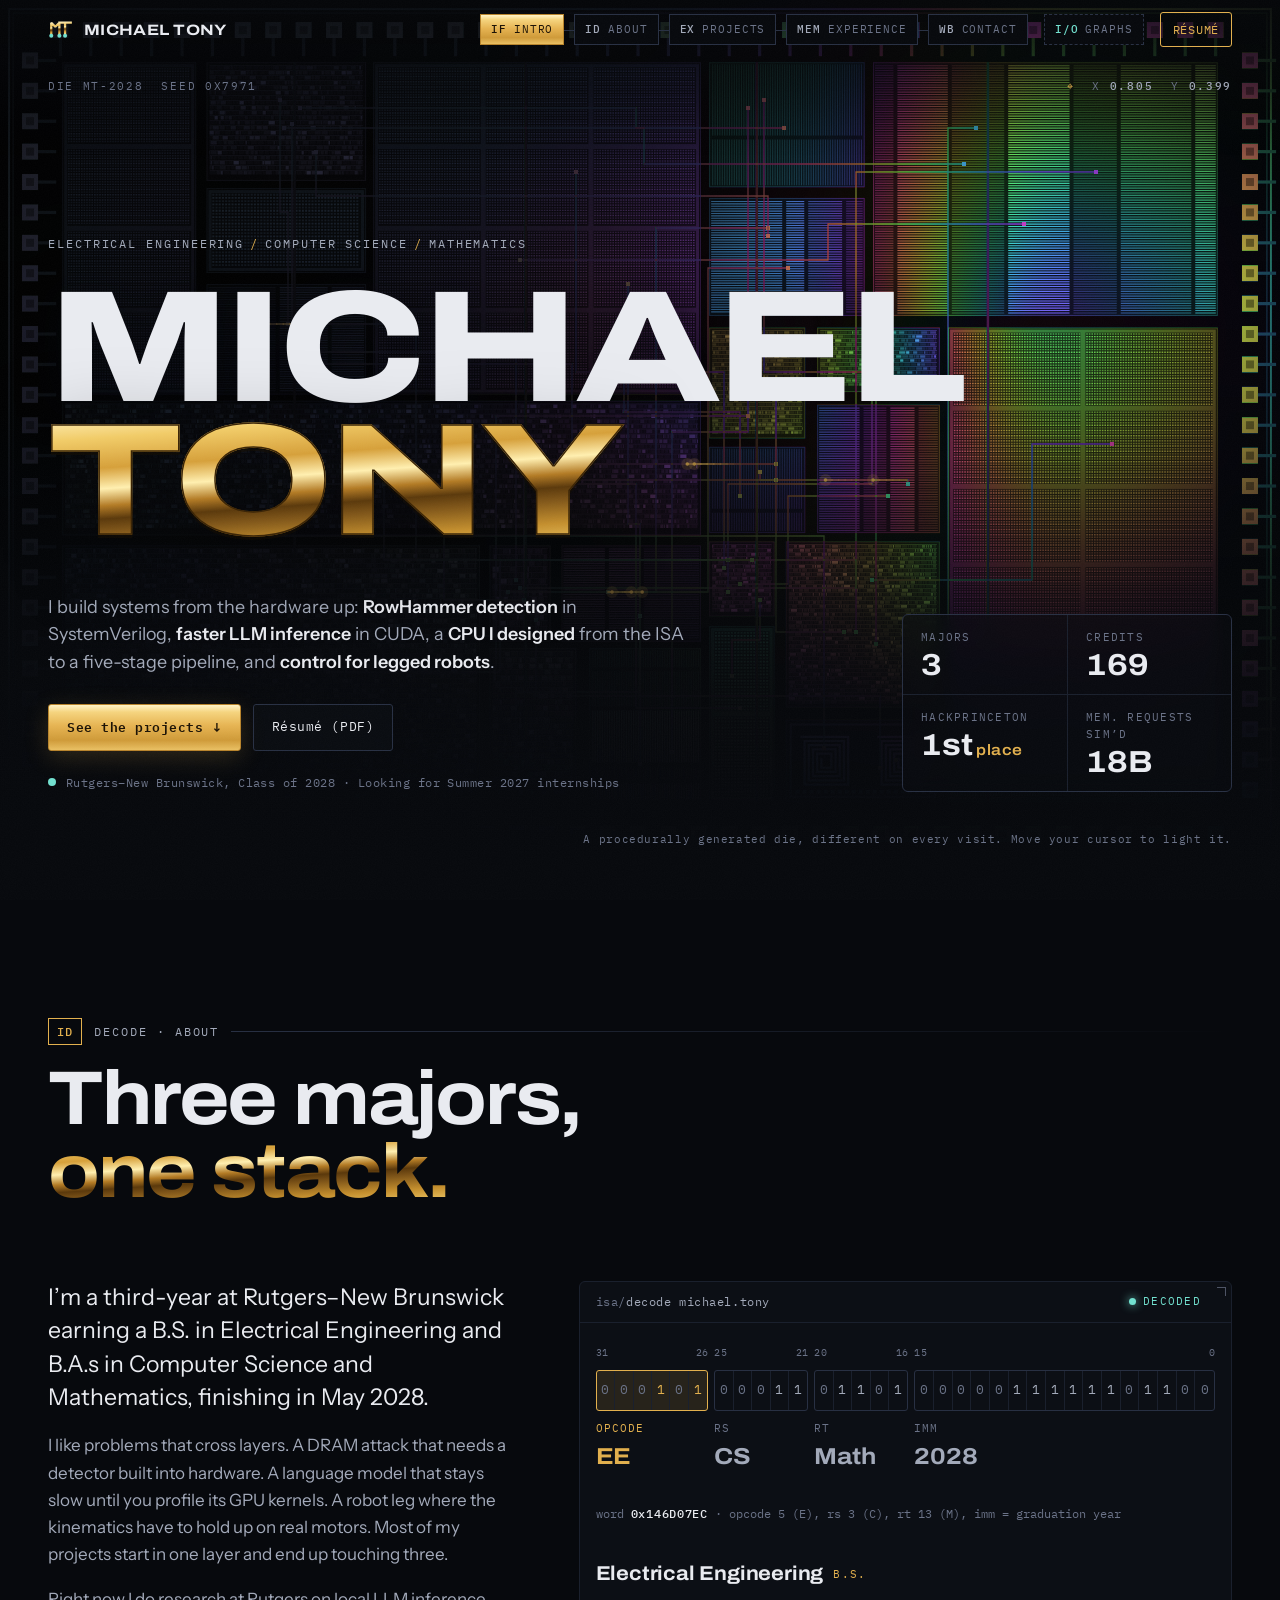
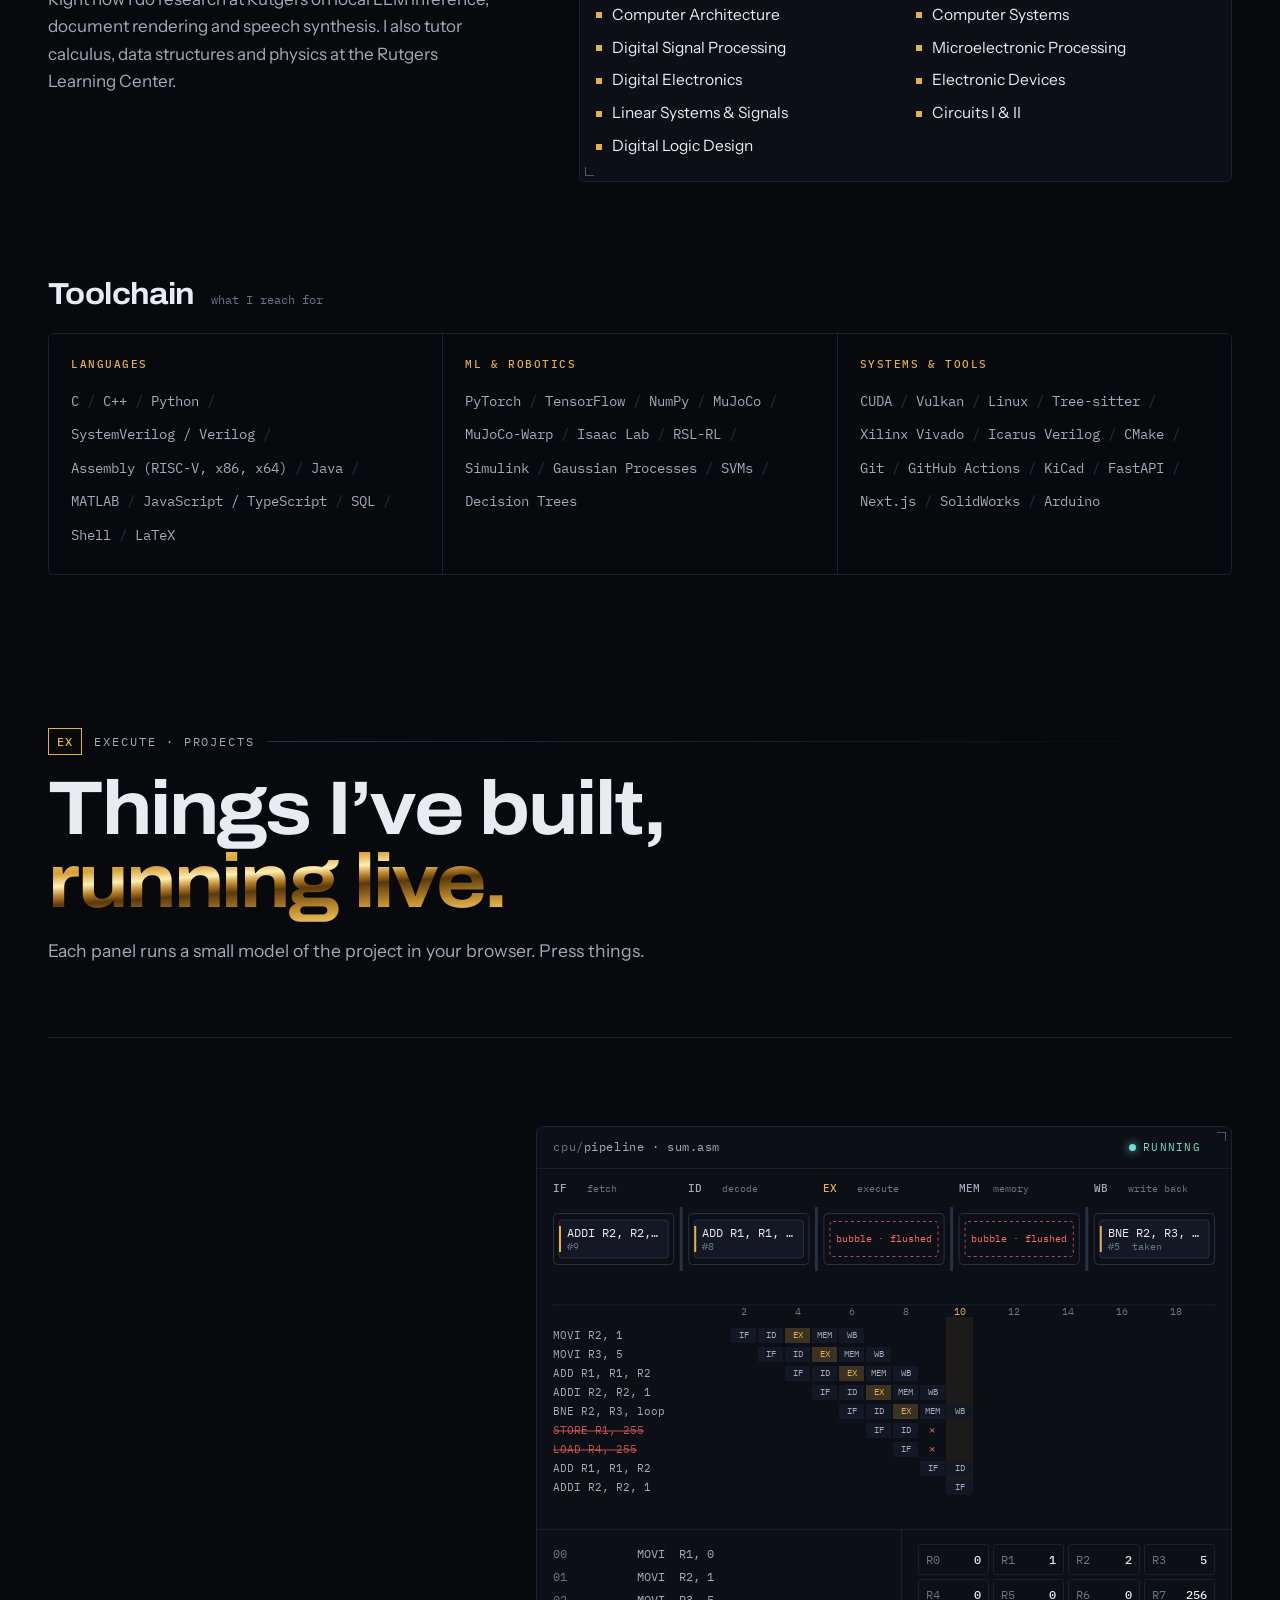
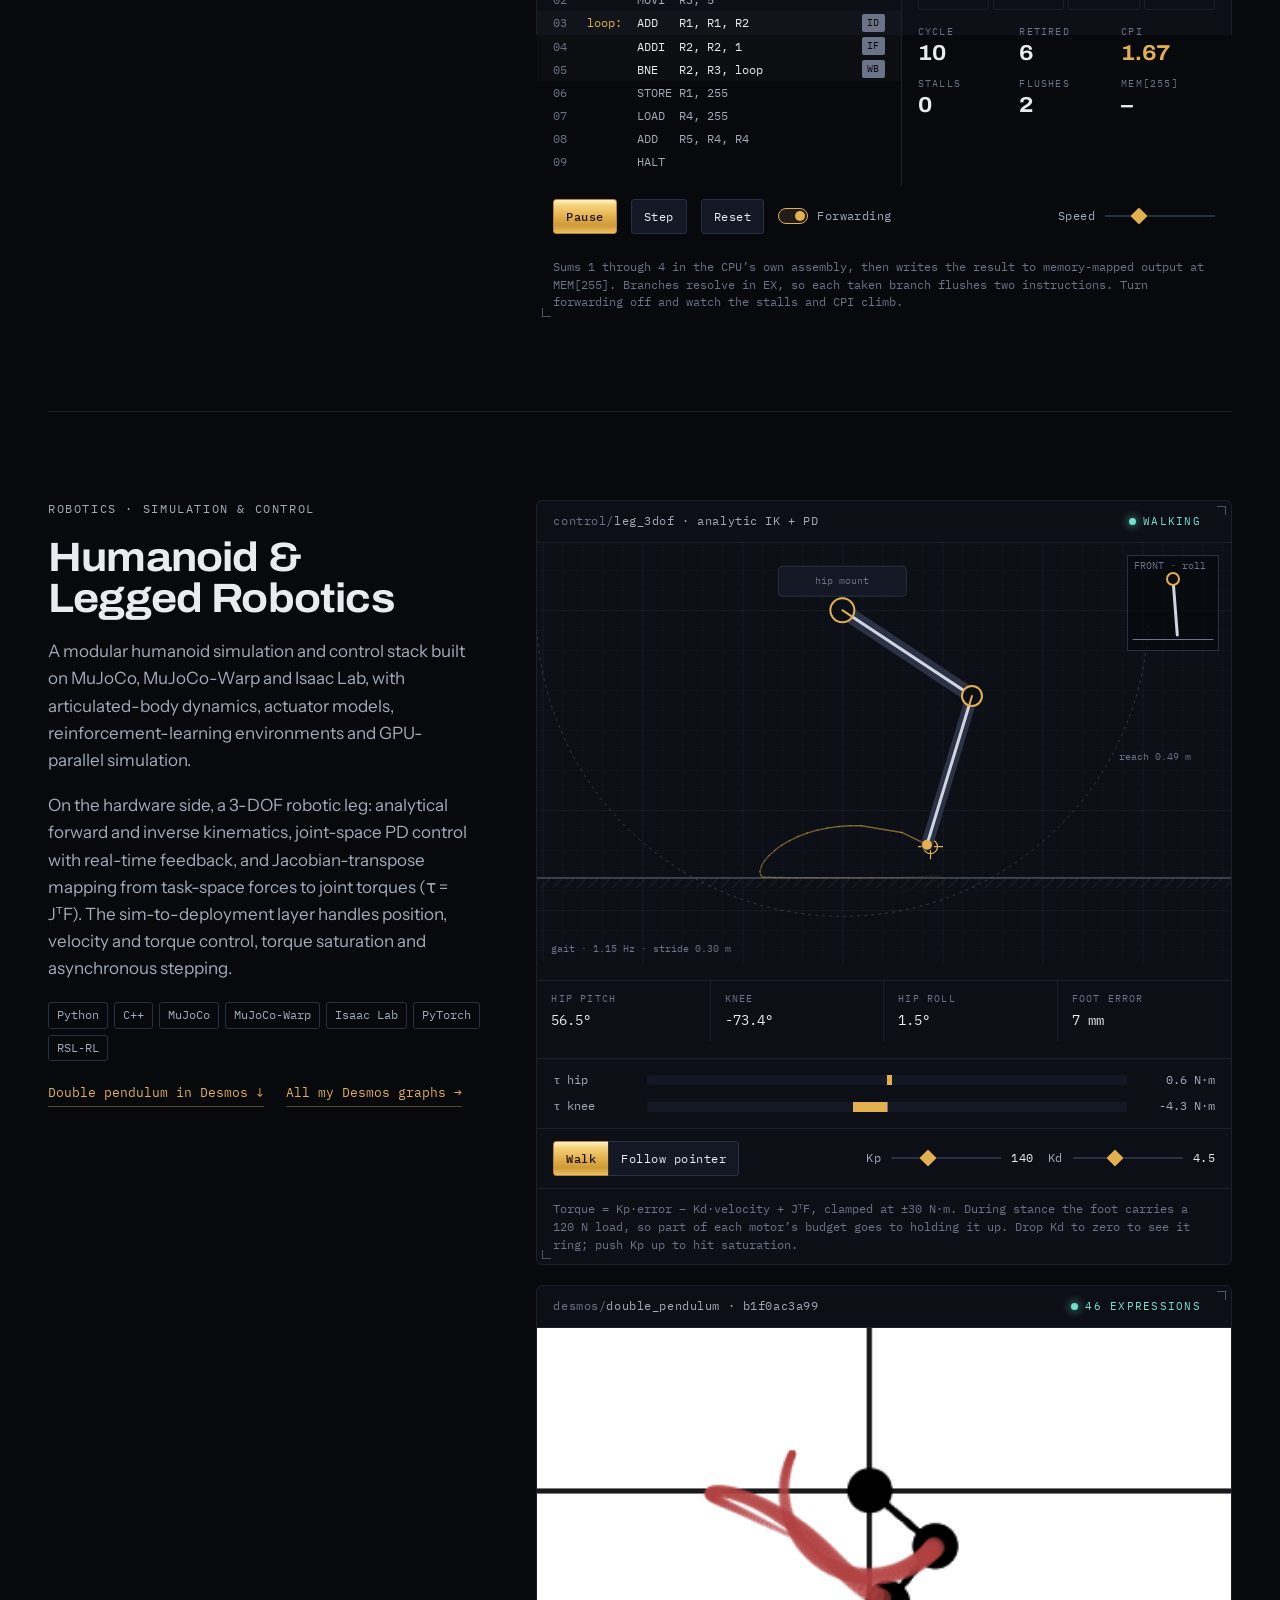
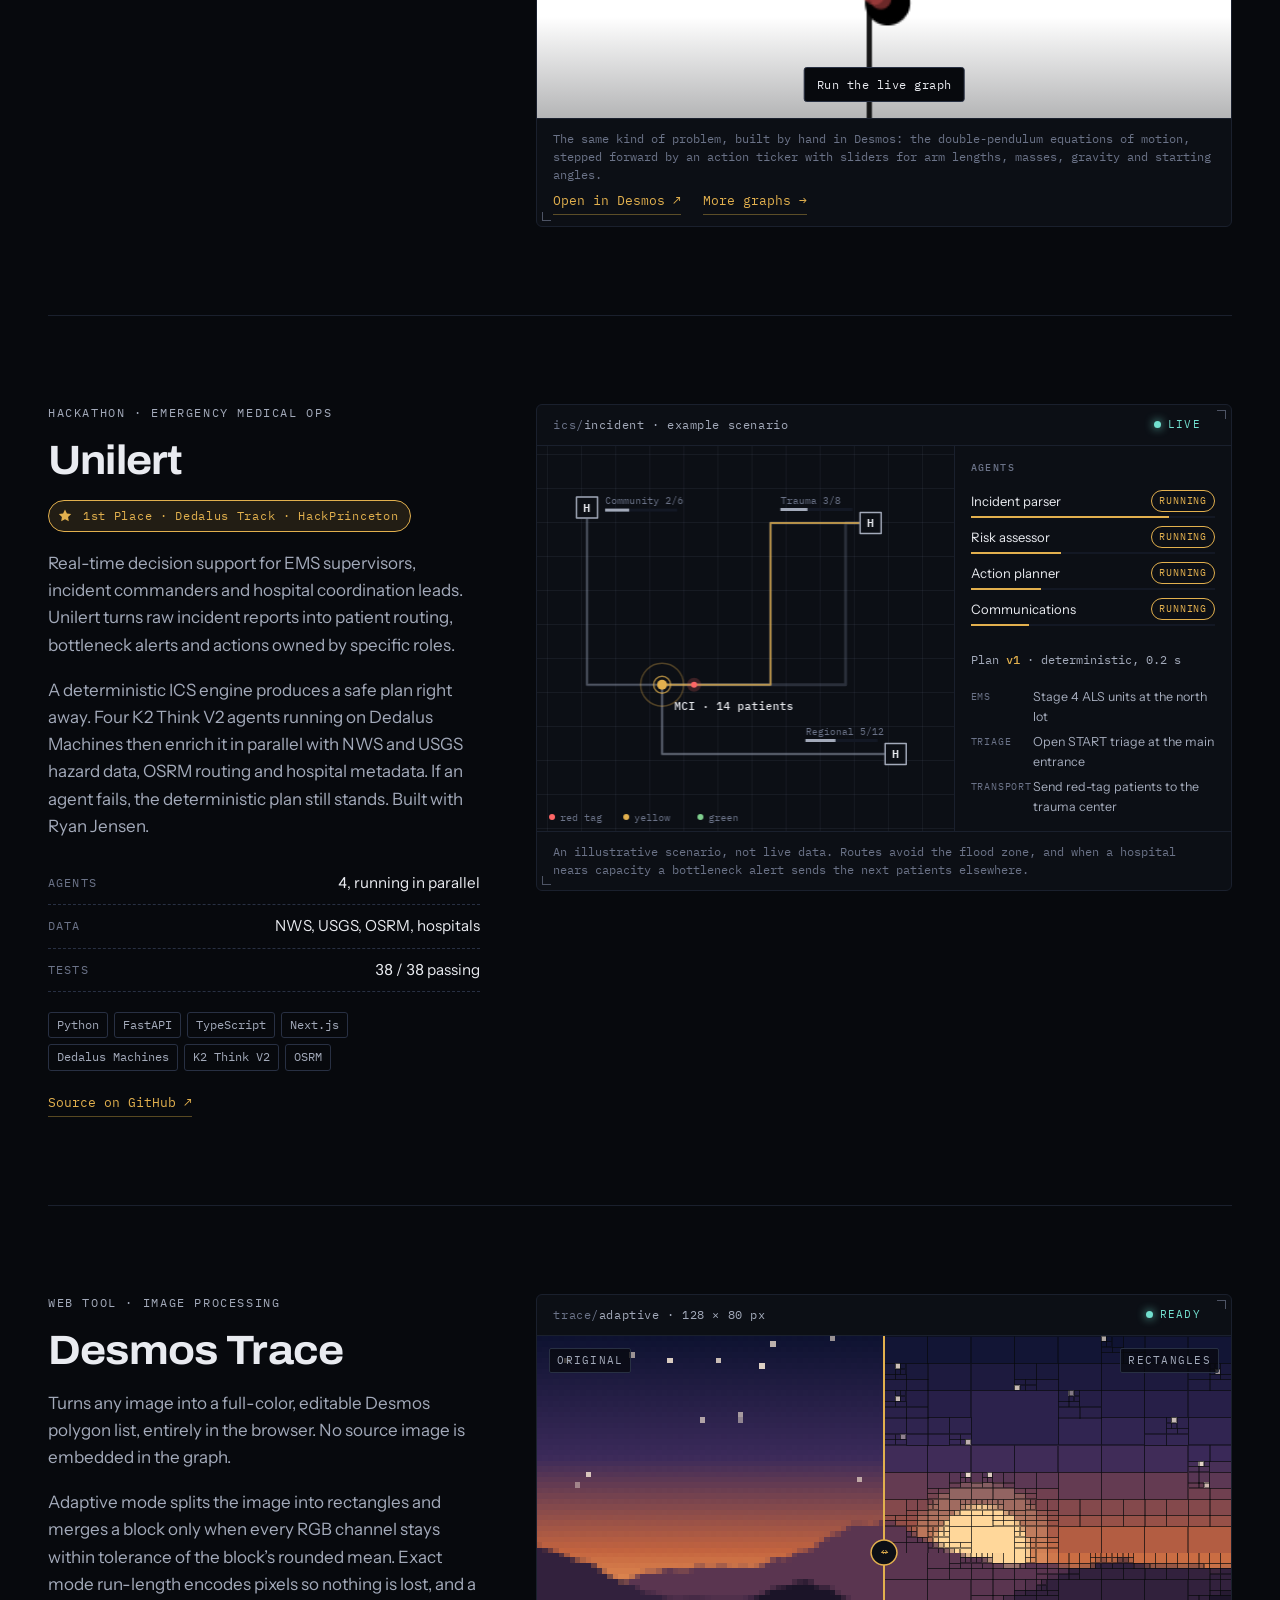
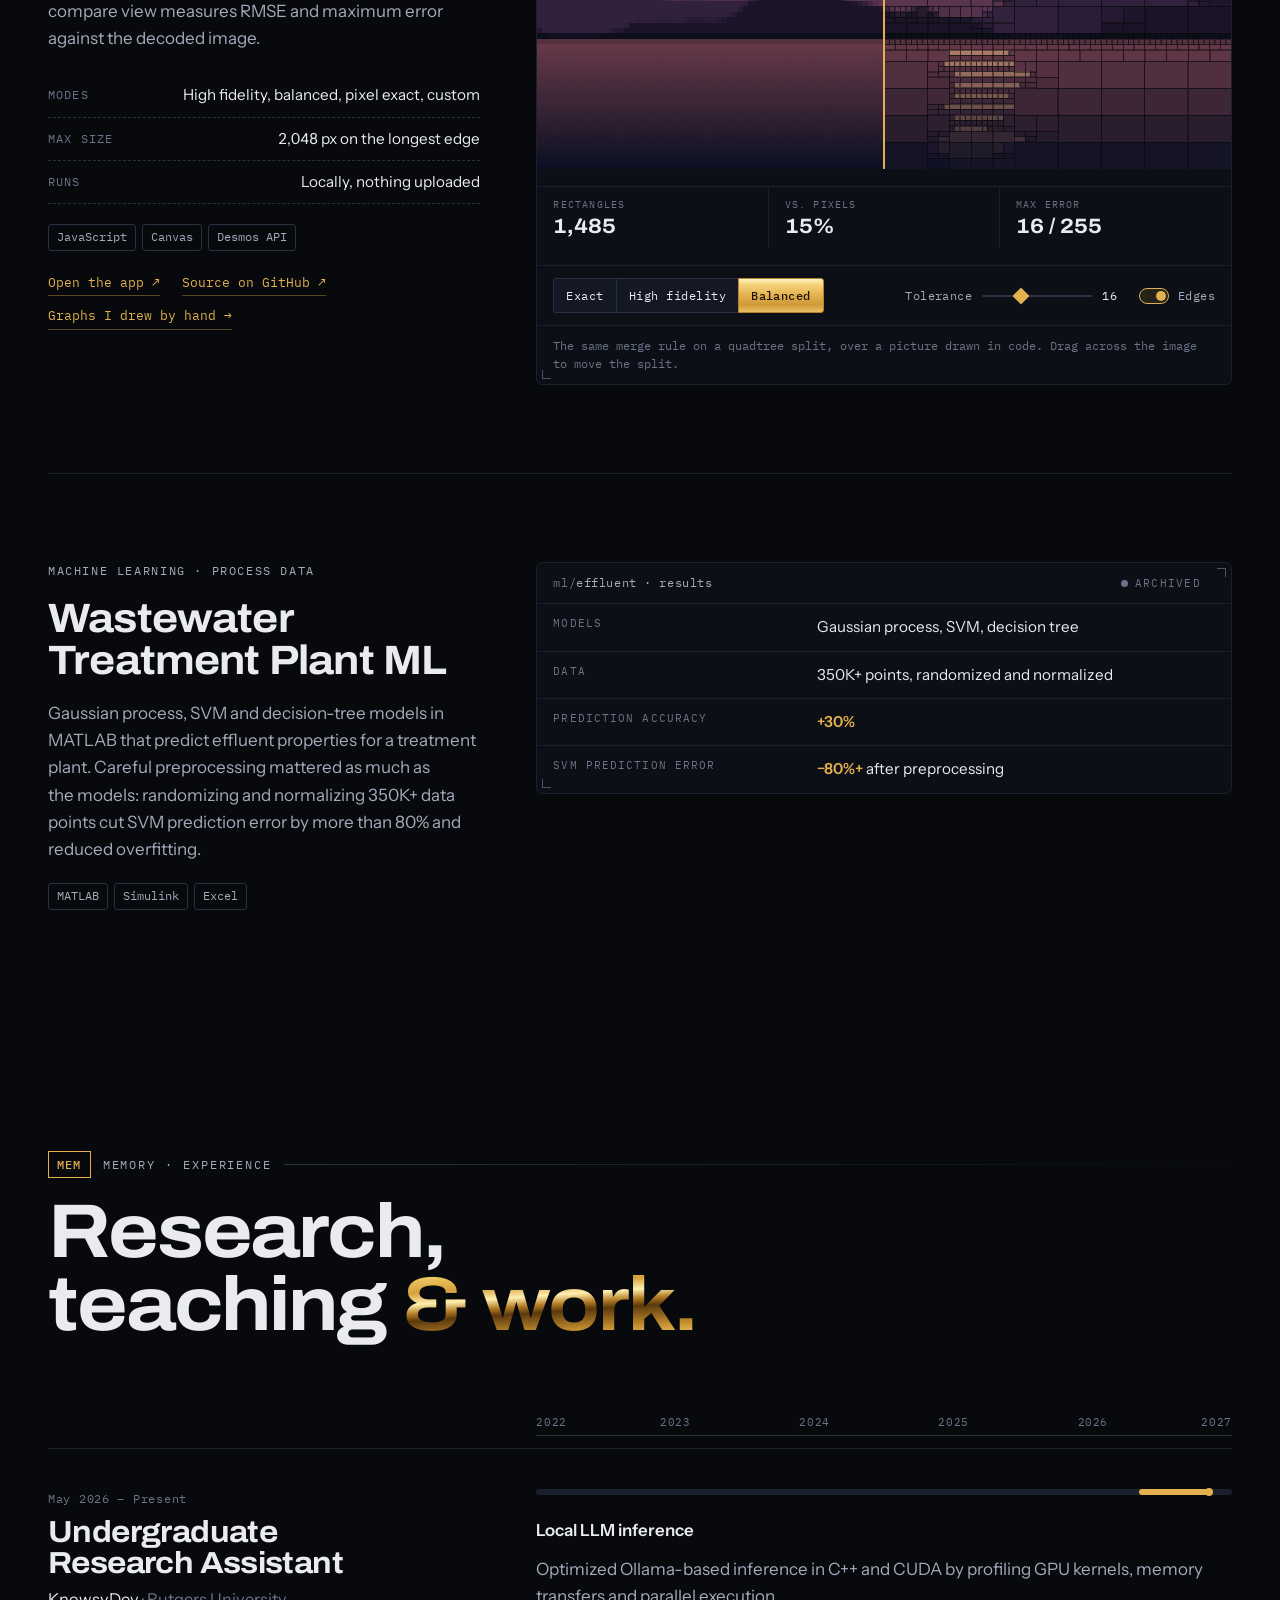
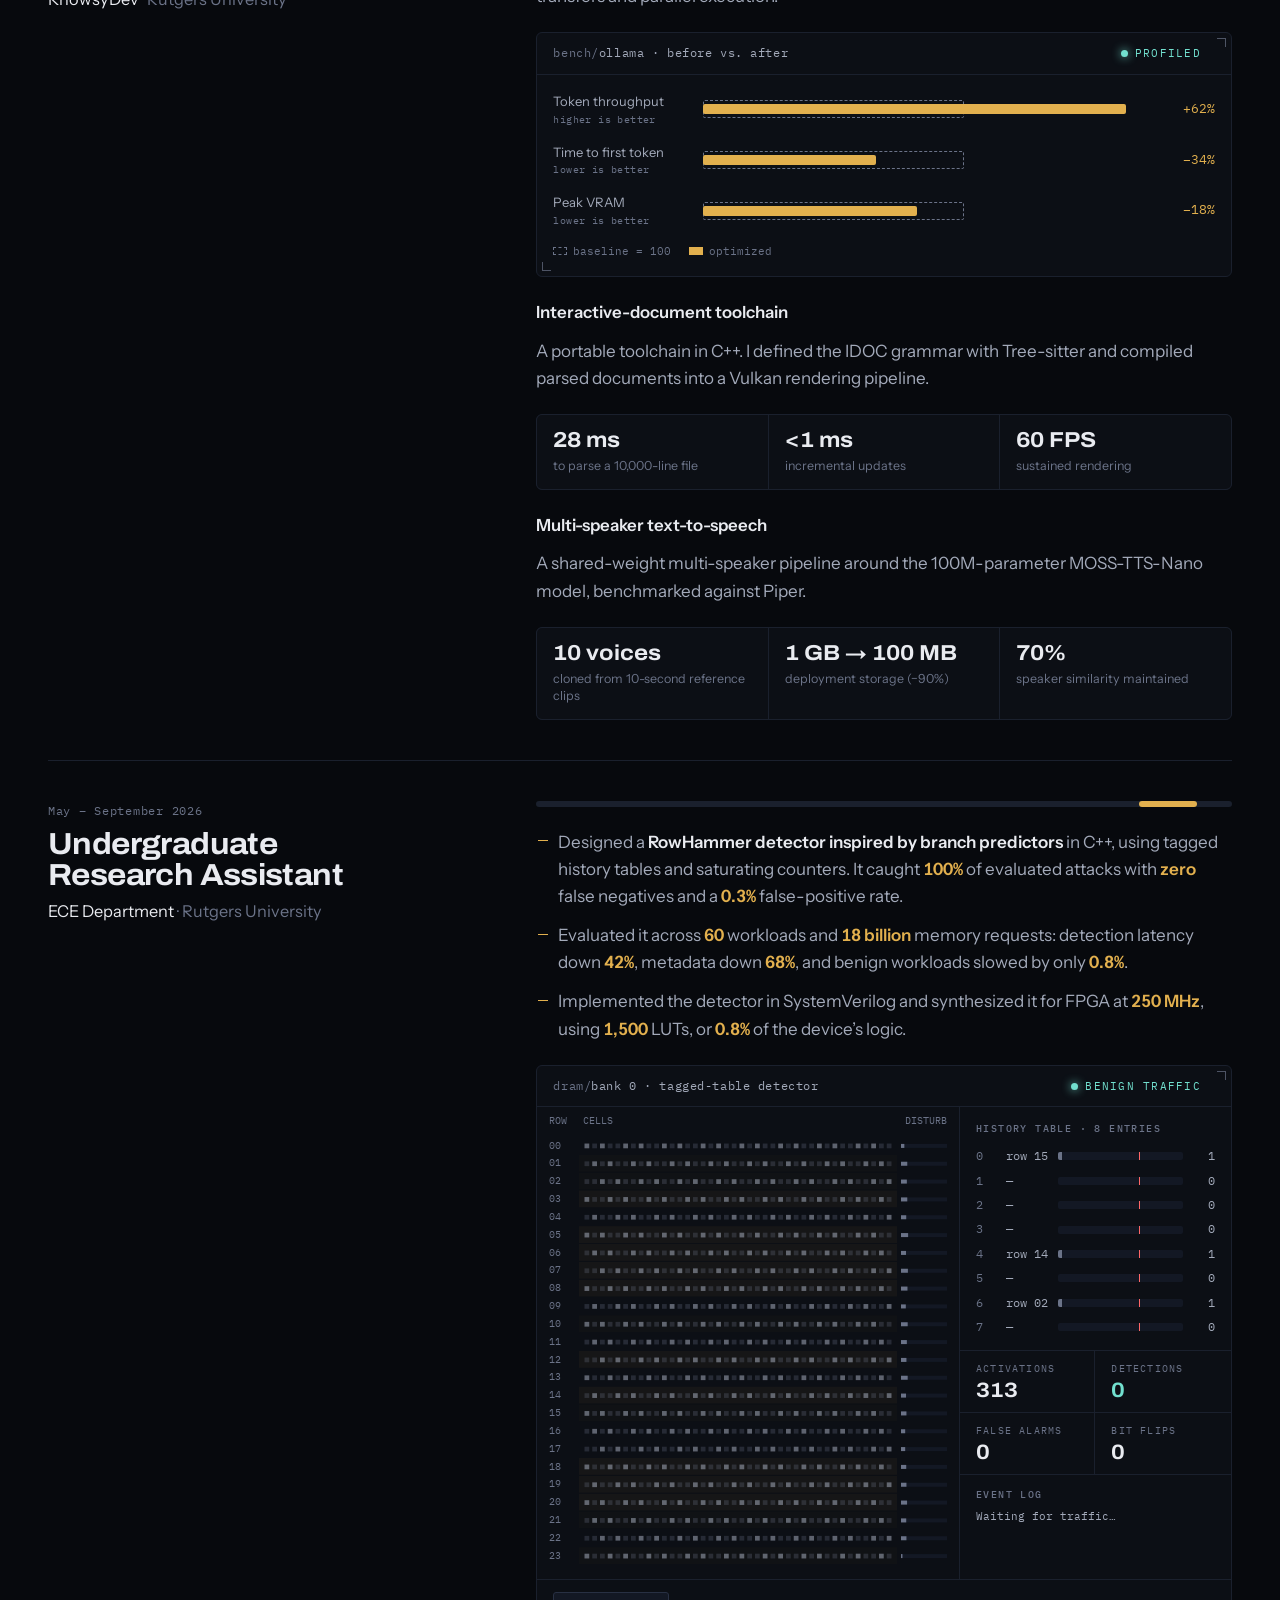
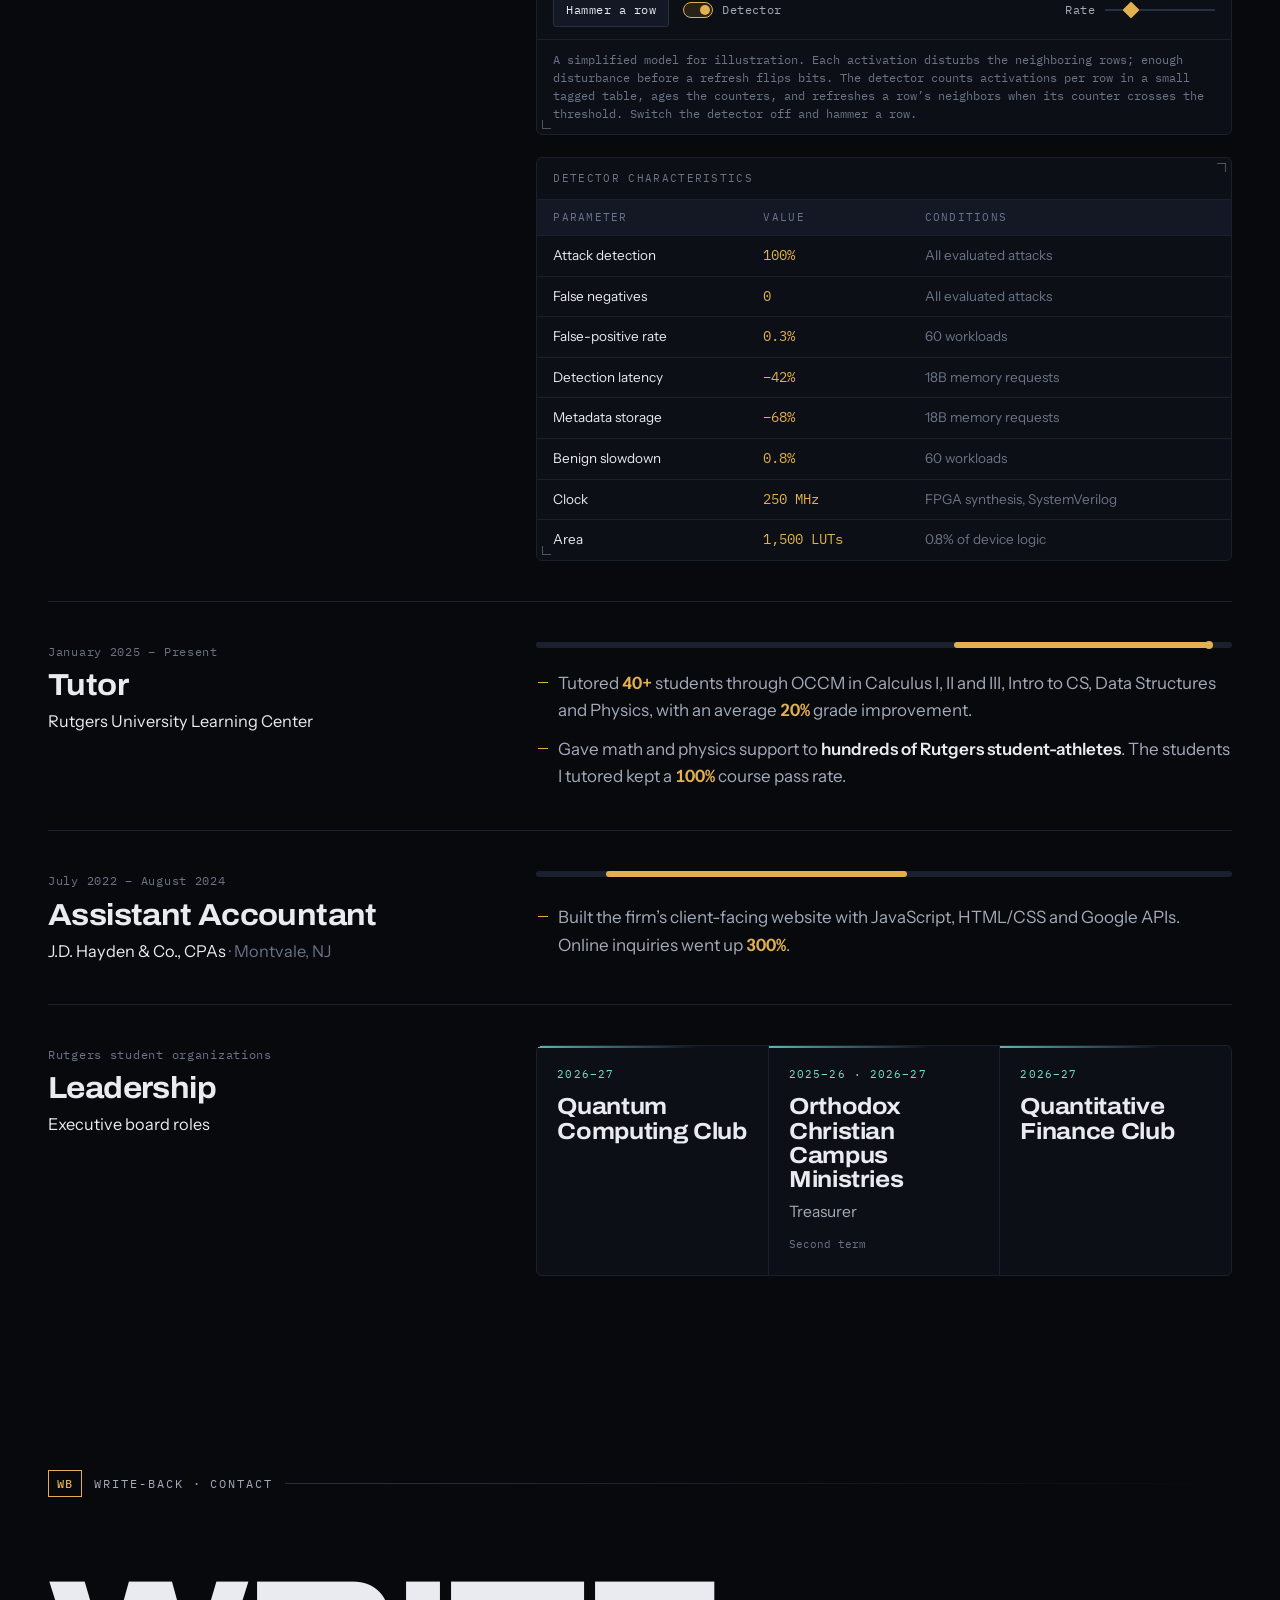
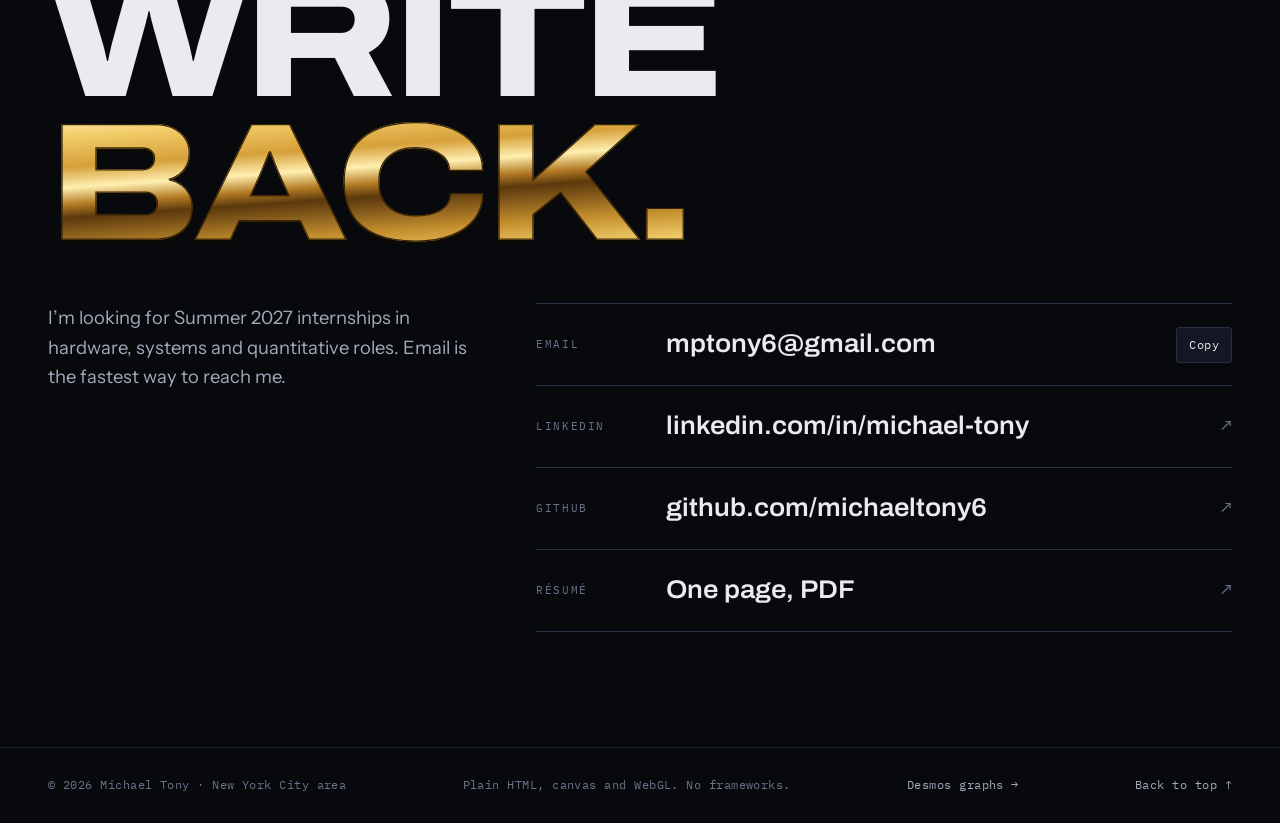
<file: index.html>
<!doctype html>
<html lang="en">
<head>
<meta charset="utf-8">
<meta name="viewport" content="width=device-width, initial-scale=1, viewport-fit=cover">
<title>Michael Tony</title>
<meta name="description" content="Michael Tony studies Electrical Engineering, Computer Science and Mathematics at Rutgers–New Brunswick. Hardware security, GPU inference, CPU design and robotics projects.">
<meta name="theme-color" content="#07090d">
<meta property="og:title" content="Michael Tony">
<meta property="og:description" content="EE + CS + Math at Rutgers–New Brunswick. Hardware, systems, ML and robotics projects, running live in the browser.">
<meta property="og:type" content="website">
<meta property="og:url" content="https://michaeltony6.github.io/">
<meta property="og:image" content="https://michaeltony6.github.io/og.jpg">
<meta property="og:image:width" content="1200">
<meta property="og:image:height" content="630">
<meta name="twitter:card" content="summary_large_image">
<link rel="canonical" href="https://michaeltony6.github.io/">
<link rel="icon" href="data:image/svg+xml,%3Csvg xmlns='http://www.w3.org/2000/svg' viewBox='0 0 32 32'%3E%3Cdefs%3E%3ClinearGradient id='mtgold' x1='0' y1='0' x2='0.15' y2='1'%3E%3Cstop offset='0' stop-color='%23fff0bc'/%3E%3Cstop offset='0.3' stop-color='%23e9bd57'/%3E%3Cstop offset='0.45' stop-color='%23ffefb0'/%3E%3Cstop offset='0.56' stop-color='%239c6a1f'/%3E%3Cstop offset='0.64' stop-color='%236a4512'/%3E%3Cstop offset='0.82' stop-color='%23d29c38'/%3E%3Cstop offset='1' stop-color='%23f6d27a'/%3E%3C/linearGradient%3E%3C/defs%3E%3Crect width='32' height='32' rx='7' fill='%2307090d'/%3E%3Cg transform='translate%280 1%29'%3E%3Cpath d='M4 21.5V7l5 5 5-5v14.5M14 7h14M21 7v14.5' fill='none' stroke='url%28%23mtgold%29' stroke-width='2.8' stroke-linecap='square' stroke-linejoin='bevel'/%3E%3Ccircle cx='4' cy='23' r='2.5' fill='%2372e0cf'/%3E%3Ccircle cx='14' cy='23' r='2.5' fill='%2372e0cf'/%3E%3Ccircle cx='21' cy='23' r='2.5' fill='%2372e0cf'/%3E%3C/g%3E%3C/svg%3E">
<link rel="preconnect" href="https://fonts.googleapis.com">
<link rel="preconnect" href="https://fonts.gstatic.com" crossorigin>
<link rel="stylesheet" href="https://fonts.googleapis.com/css2?family=Archivo:wdth,wght@62..125,100..900&family=IBM+Plex+Mono:wght@400;500&family=Instrument+Sans:wght@400..700&display=swap">
<link rel="stylesheet" href="css/site.css">
</head>
<body>
<a class="skip" href="#main">Skip to content</a>

<header class="nav" id="nav">
  <a class="brand" href="#fetch" aria-label="Michael Tony, back to top">
    <svg viewBox="0 0 32 32" aria-hidden="true"><defs><linearGradient id="mtgold" x1="0" y1="0" x2="0.15" y2="1"><stop offset="0" stop-color="#fff0bc"/><stop offset="0.3" stop-color="#e9bd57"/><stop offset="0.45" stop-color="#ffefb0"/><stop offset="0.56" stop-color="#9c6a1f"/><stop offset="0.64" stop-color="#6a4512"/><stop offset="0.82" stop-color="#d29c38"/><stop offset="1" stop-color="#f6d27a"/></linearGradient></defs><path d="M4 21.5V7l5 5 5-5v14.5M14 7h14M21 7v14.5" fill="none" stroke="url(#mtgold)" stroke-width="2.8" stroke-linecap="square" stroke-linejoin="bevel"/><circle cx="4" cy="23" r="2.5" fill="#72e0cf"/><circle cx="14" cy="23" r="2.5" fill="#72e0cf"/><circle cx="21" cy="23" r="2.5" fill="#72e0cf"/></svg>
    <span class="brand-name">Michael Tony</span>
  </a>
  <nav class="stages" aria-label="Sections">
    <a href="#fetch" data-stage="0" class="is-active" aria-current="true"><b>IF</b><span>Intro</span></a>
    <a href="#decode" data-stage="1"><b>ID</b><span>About</span></a>
    <a href="#execute" data-stage="2"><b>EX</b><span>Projects</span></a>
    <a href="#memory" data-stage="3"><b>MEM</b><span>Experience</span></a>
    <a href="#writeback" data-stage="4"><b>WB</b><span>Contact</span></a>
    <a href="graphs.html" class="io" title="Desmos graphs, on their own page"><b>I/O</b><span>Graphs</span></a>
  </nav>
  <a class="nav-cta" href="Michael-Tony-Resume.pdf" target="_blank" rel="noopener">Résumé</a>
  <div class="nav-progress" aria-hidden="true"><i id="nav-progress"></i></div>
</header>

<main id="main">

<!-- ════════════════ IF · Fetch ════════════════ -->
<section class="hero" id="fetch" data-stage="0" aria-label="Introduction">
  <canvas class="die" id="die" aria-hidden="true"></canvas>
  <canvas class="die-pulses" id="die-pulses" aria-hidden="true"></canvas>
  <div class="hero-scrim" aria-hidden="true"></div>

  <div class="hud hud-tl" aria-hidden="true"><span>Die MT-2028</span><span id="hud-seed">Seed 0x0000</span></div>
  <div class="hud hud-tr" aria-hidden="true"><span class="reticle">⌖</span><span>X <b id="hud-x">0.500</b></span><span>Y <b id="hud-y">0.500</b></span></div>

  <div class="hero-inner">
    <div>
      <p class="eyebrow">Electrical Engineering<span class="sep">/</span>Computer Science<span class="sep">/</span>Mathematics</p>
      <h1 class="hero-name" id="hero-name" aria-label="Michael Tony"><span aria-hidden="true">Michael</span><span aria-hidden="true" class="gold-text">Tony</span></h1>
      <p class="hero-lede">I build systems from the hardware up: <strong>RowHammer detection</strong> in SystemVerilog, <strong>faster LLM inference</strong> in CUDA, a <strong>CPU I designed</strong> from the ISA to a five-stage pipeline, and <strong>control for legged robots</strong>.</p>
      <div class="hero-actions">
        <a class="btn btn-primary" href="#execute">See the projects <span class="arrow" aria-hidden="true">↓</span></a>
        <a class="btn" href="Michael-Tony-Resume.pdf" target="_blank" rel="noopener">Résumé (PDF)</a>
      </div>
      <p class="hero-status"><i aria-hidden="true"></i>Rutgers–New Brunswick, Class of 2028 · Looking for Summer 2027 internships</p>
    </div>
    <dl class="hero-spec">
      <div><dt>Majors</dt><dd>3</dd></div>
      <div><dt>Credits</dt><dd>169</dd></div>
      <div><dt>HackPrinceton</dt><dd>1st<small>place</small></dd></div>
      <div><dt>Mem. requests sim’d</dt><dd>18B</dd></div>
    </dl>
  </div>
  <p class="hero-caption">A procedurally generated die, different on every visit. Move your cursor to light it.</p>
</section>

<!-- ════════════════ ID · Decode ════════════════ -->
<section class="section" id="decode" data-stage="1">
  <div class="wrap">
    <header class="section-head">
      <p class="stage-tag"><b>ID</b> Decode · About<span class="rule" aria-hidden="true"></span></p>
      <h2 class="reveal">Three majors, <em class="gold-text">one stack.</em></h2>
    </header>

    <div class="about-grid">
      <div class="about-copy reveal">
        <p class="lead">I’m a third-year at Rutgers–New Brunswick earning a B.S. in Electrical Engineering and B.A.s in Computer Science and Mathematics, finishing in May 2028.</p>
        <p>I like problems that cross layers. A DRAM attack that needs a detector built into hardware. A language model that stays slow until you profile its GPU kernels. A robot leg where the kinematics have to hold up on real motors. Most of my projects start in one layer and end up touching three.</p>
        <p>Right now I do research at Rutgers on local LLM inference, document rendering and speech synthesis. I also tutor calculus, data structures and physics at the Rutgers Learning Center.</p>
      </div>

      <div class="bench decoder reveal" id="decoder">
        <div class="bench-head"><span><span class="path">isa/</span>decode michael.tony</span><span class="led on">Decoded</span></div>
        <div class="dec-word" role="group" aria-label="Instruction fields. Pick one to see its coursework.">
          <button class="dec-field" type="button" aria-pressed="true" aria-controls="dec-ee" data-panel="dec-ee">
            <span class="dec-range"><span>31</span><span>26</span></span>
            <span class="dec-bits" aria-hidden="true"><i>0</i><i>0</i><i>0</i><i class="one">1</i><i>0</i><i class="one">1</i></span>
            <span class="dec-name">opcode<b>EE</b></span>
          </button>
          <button class="dec-field" type="button" aria-pressed="false" aria-controls="dec-cs" data-panel="dec-cs">
            <span class="dec-range"><span>25</span><span>21</span></span>
            <span class="dec-bits" aria-hidden="true"><i>0</i><i>0</i><i>0</i><i class="one">1</i><i class="one">1</i></span>
            <span class="dec-name">rs<b>CS</b></span>
          </button>
          <button class="dec-field" type="button" aria-pressed="false" aria-controls="dec-math" data-panel="dec-math">
            <span class="dec-range"><span>20</span><span>16</span></span>
            <span class="dec-bits" aria-hidden="true"><i>0</i><i class="one">1</i><i class="one">1</i><i>0</i><i class="one">1</i></span>
            <span class="dec-name">rt<b>Math</b></span>
          </button>
          <button class="dec-field" type="button" aria-pressed="false" aria-controls="dec-imm" data-panel="dec-imm">
            <span class="dec-range"><span>15</span><span>0</span></span>
            <span class="dec-bits" aria-hidden="true"><i>0</i><i>0</i><i>0</i><i>0</i><i>0</i><i class="one">1</i><i class="one">1</i><i class="one">1</i><i class="one">1</i><i class="one">1</i><i class="one">1</i><i>0</i><i class="one">1</i><i class="one">1</i><i>0</i><i>0</i></span>
            <span class="dec-name">imm<b>2028</b></span>
          </button>
        </div>
        <p class="dec-hex">word <b>0x146D07EC</b> · opcode 5 (E), rs 3 (C), rt 13 (M), imm = graduation year</p>

        <div class="dec-panel" id="dec-ee">
          <h4>Electrical Engineering<span>B.S.</span></h4>
          <ul class="course-list">
            <li>Computer Architecture</li><li>Computer Systems</li><li>Digital Signal Processing</li><li>Microelectronic Processing</li><li>Digital Electronics</li><li>Electronic Devices</li><li>Linear Systems &amp; Signals</li><li>Circuits I &amp; II</li><li>Digital Logic Design</li>
          </ul>
        </div>
        <div class="dec-panel" id="dec-cs" hidden>
          <h4>Computer Science<span>B.A.</span></h4>
          <ul class="course-list">
            <li>Computational Robotics</li><li>Machine Learning</li><li>Data Science</li><li>Computer Algorithms</li><li>Data Structures</li><li>MATLAB</li>
          </ul>
        </div>
        <div class="dec-panel" id="dec-math" hidden>
          <h4>Mathematics<span>B.A.</span></h4>
          <ul class="course-list">
            <li>Real Analysis</li><li>Calculus V (PDE)</li><li>Calculus IV (ODE)</li><li>Linear Algebra</li><li>Probability</li><li>Mathematical Reasoning (Proofs)</li>
          </ul>
        </div>
        <div class="dec-panel" id="dec-imm" hidden>
          <h4>Rutgers–New Brunswick<span>2024 → 2028</span></h4>
          <p>Rutgers, The State University of New Jersey. September 2024 to May 2028, with 169 credits earned.</p>
          <ul class="course-list">
            <li>Physics IIA (E&amp;M) &amp; Lab</li><li>Statics</li><li>Engineering Economics</li><li>Micro- &amp; Macroeconomics</li><li>Logic</li><li>Plato &amp; Aristotle</li>
          </ul>
        </div>
      </div>
    </div>

    <div class="toolchain reveal">
      <div class="toolchain-head"><h3>Toolchain</h3><p>what I reach for</p></div>
      <div class="tool-grid">
        <div class="tool-col">
          <h4>Languages</h4>
          <ul class="tool-list"><li>C</li><li>C++</li><li>Python</li><li>SystemVerilog / Verilog</li><li>Assembly (RISC-V, x86, x64)</li><li>Java</li><li>MATLAB</li><li>JavaScript / TypeScript</li><li>SQL</li><li>Shell</li><li>LaTeX</li></ul>
        </div>
        <div class="tool-col">
          <h4>ML &amp; Robotics</h4>
          <ul class="tool-list"><li>PyTorch</li><li>TensorFlow</li><li>NumPy</li><li>MuJoCo</li><li>MuJoCo-Warp</li><li>Isaac Lab</li><li>RSL-RL</li><li>Simulink</li><li>Gaussian Processes</li><li>SVMs</li><li>Decision Trees</li></ul>
        </div>
        <div class="tool-col">
          <h4>Systems &amp; Tools</h4>
          <ul class="tool-list"><li>CUDA</li><li>Vulkan</li><li>Linux</li><li>Tree-sitter</li><li>Xilinx Vivado</li><li>Icarus Verilog</li><li>CMake</li><li>Git</li><li>GitHub Actions</li><li>KiCad</li><li>FastAPI</li><li>Next.js</li><li>SolidWorks</li><li>Arduino</li></ul>
        </div>
      </div>
    </div>
  </div>
</section>

<!-- ════════════════ EX · Execute ════════════════ -->
<section class="section" id="execute" data-stage="2">
  <div class="wrap">
    <header class="section-head">
      <p class="stage-tag"><b>EX</b> Execute · Projects<span class="rule" aria-hidden="true"></span></p>
      <h2 class="reveal">Things I’ve built, <em class="gold-text">running live.</em></h2>
      <p class="section-sub reveal">Each panel runs a small model of the project in your browser. Press things.</p>
    </header>

    <!-- CPU -->
    <article class="project" id="cpu">
      <div class="project-copy reveal">
        <p class="kicker">Computer architecture</p>
        <h3>Custom RISC CPU &amp; Pipelined Processor</h3>
        <p>My own RISC-style instruction set with the full toolchain around it. A C simulator runs fetch-decode-execute with a two-pass assembler, a disassembler, tracing, profiling and runtime fault detection. Two Verilog cores implement the same ISA: a single-cycle core and a five-stage pipeline with forwarding, load-use stalls, branch flushes and CPI reporting.</p>
        <p>Every program is checked against the C simulator as a golden model, and a browser debugger shows registers, memory and the pipeline cycle by cycle.</p>
        <ul class="facts">
          <li><span>ISA</span><span>24 instructions, fixed width</span></li>
          <li><span>State</span><span>R0–R7, 256-word memory</span></li>
          <li><span>Cores</span><span>Single-cycle + 5-stage pipeline</span></li>
          <li><span>Verification</span><span>C vs. Verilog golden-model tests</span></li>
        </ul>
        <ul class="stack"><li>C</li><li>Assembly</li><li>Verilog</li><li>Icarus Verilog</li><li>Shell</li><li>GitHub Actions</li></ul>
        <div class="links"><a class="link" href="https://github.com/michaeltony6/CPU-Sim" target="_blank" rel="noopener">Source on GitHub ↗</a></div>
      </div>

      <div class="bench cpu reveal" id="cpu-demo">
        <div class="bench-head"><span><span class="path">cpu/</span>pipeline · sum.asm</span><span class="led on" id="cpu-led">Running</span></div>
        <canvas class="cpu-canvas" id="cpu-canvas" role="img" aria-label="Animated five-stage pipeline (IF, ID, EX, MEM, WB) running the program listed below, with a cycle-by-cycle pipeline diagram."></canvas>
        <div class="cpu-side">
          <ol class="cpu-prog" id="cpu-prog" aria-label="Program">
            <li data-idx="0"><span class="addr">00</span><span class="lbl"></span><span>MOVI  R1, 0</span><span class="stg"></span></li>
            <li data-idx="1"><span class="addr">01</span><span class="lbl"></span><span>MOVI  R2, 1</span><span class="stg"></span></li>
            <li data-idx="2"><span class="addr">02</span><span class="lbl"></span><span>MOVI  R3, 5</span><span class="stg"></span></li>
            <li data-idx="3"><span class="addr">03</span><span class="lbl">loop:</span><span>ADD   R1, R1, R2</span><span class="stg"></span></li>
            <li data-idx="4"><span class="addr">04</span><span class="lbl"></span><span>ADDI  R2, R2, 1</span><span class="stg"></span></li>
            <li data-idx="5"><span class="addr">05</span><span class="lbl"></span><span>BNE   R2, R3, loop</span><span class="stg"></span></li>
            <li data-idx="6"><span class="addr">06</span><span class="lbl"></span><span>STORE R1, 255</span><span class="stg"></span></li>
            <li data-idx="7"><span class="addr">07</span><span class="lbl"></span><span>LOAD  R4, 255</span><span class="stg"></span></li>
            <li data-idx="8"><span class="addr">08</span><span class="lbl"></span><span>ADD   R5, R4, R4</span><span class="stg"></span></li>
            <li data-idx="9"><span class="addr">09</span><span class="lbl"></span><span>HALT</span><span class="stg"></span></li>
          </ol>
          <div class="cpu-state">
            <div class="regs" id="cpu-regs" aria-label="Register file">
              <div class="reg"><span>R0</span><b>0</b></div><div class="reg"><span>R1</span><b>0</b></div><div class="reg"><span>R2</span><b>0</b></div><div class="reg"><span>R3</span><b>0</b></div>
              <div class="reg"><span>R4</span><b>0</b></div><div class="reg"><span>R5</span><b>0</b></div><div class="reg"><span>R6</span><b>0</b></div><div class="reg"><span>R7</span><b>256</b></div>
            </div>
            <dl class="stats">
              <div><dt>Cycle</dt><dd id="cpu-cycle">0</dd></div>
              <div><dt>Retired</dt><dd id="cpu-retired">0</dd></div>
              <div><dt>CPI</dt><dd id="cpu-cpi" class="accent">–</dd></div>
              <div><dt>Stalls</dt><dd id="cpu-stalls">0</dd></div>
              <div><dt>Flushes</dt><dd id="cpu-flushes">0</dd></div>
              <div><dt>MEM[255]</dt><dd id="cpu-out">–</dd></div>
            </dl>
          </div>
        </div>
        <div class="bench-ctl">
          <button class="ctl" type="button" id="cpu-play" aria-pressed="true">Pause</button>
          <button class="ctl" type="button" id="cpu-step">Step</button>
          <button class="ctl" type="button" id="cpu-reset">Reset</button>
          <label class="switch"><input type="checkbox" id="cpu-fwd" checked><span class="track" aria-hidden="true"></span>Forwarding</label>
          <span class="spacer"></span>
          <label class="field" for="cpu-speed">Speed <input type="range" id="cpu-speed" min="1" max="8" value="3"></label>
        </div>
        <div class="bench-foot">Sums 1 through 4 in the CPU’s own assembly, then writes the result to memory-mapped output at MEM[255]. Branches resolve in EX, so each taken branch flushes two instructions. Turn forwarding off and watch the stalls and CPI climb.</div>
      </div>
    </article>

    <!-- Humanoid & legged robotics -->
    <article class="project" id="robotics">
      <div class="project-copy reveal">
        <p class="kicker">Robotics · Simulation &amp; control</p>
        <h3>Humanoid &amp; Legged Robotics</h3>
        <p>A modular humanoid simulation and control stack built on MuJoCo, MuJoCo-Warp and Isaac Lab, with articulated-body dynamics, actuator models, reinforcement-learning environments and GPU-parallel simulation.</p>
        <p>On the hardware side, a 3-DOF robotic leg: analytical forward and inverse kinematics, joint-space PD control with real-time feedback, and Jacobian-transpose mapping from task-space forces to joint torques (τ = JᵀF). The sim-to-deployment layer handles position, velocity and torque control, torque saturation and asynchronous stepping.</p>
        <ul class="stack"><li>Python</li><li>C++</li><li>MuJoCo</li><li>MuJoCo-Warp</li><li>Isaac Lab</li><li>PyTorch</li><li>RSL-RL</li></ul>
        <div class="links"><a class="link" href="#pendulum">Double pendulum in Desmos ↓</a><a class="link" href="graphs.html">All my Desmos graphs →</a></div>
      </div>

      <div class="bench-stack">
      <div class="bench leg reveal" id="leg-demo">
        <div class="bench-head"><span><span class="path">control/</span>leg_3dof · analytic IK + PD</span><span class="led on" id="leg-led">Walking</span></div>
        <canvas class="leg-canvas" id="leg-canvas" role="img" aria-label="A three-degree-of-freedom robot leg tracking a foot trajectory with inverse kinematics and PD control. Move the pointer over it to set the foot target."></canvas>
        <dl class="leg-readout">
          <div><dt>Hip pitch</dt><dd id="leg-hip">0.0°</dd></div>
          <div><dt>Knee</dt><dd id="leg-knee">0.0°</dd></div>
          <div><dt>Hip roll</dt><dd id="leg-roll">0.0°</dd></div>
          <div><dt>Foot error</dt><dd id="leg-err">0 mm</dd></div>
        </dl>
        <div class="torques" aria-label="Commanded joint torques">
          <div class="torque" id="tau-hip"><span>τ hip</span><span class="bar"><i></i></span><span class="val">0.0 N·m</span></div>
          <div class="torque" id="tau-knee"><span>τ knee</span><span class="bar"><i></i></span><span class="val">0.0 N·m</span></div>
        </div>
        <div class="bench-ctl">
          <div class="ctl-group" role="group" aria-label="Foot target">
            <button class="ctl" type="button" id="leg-walk" aria-pressed="true">Walk</button>
            <button class="ctl" type="button" id="leg-follow" aria-pressed="false">Follow pointer</button>
          </div>
          <span class="spacer"></span>
          <label class="field" for="leg-kp">Kp <input type="range" id="leg-kp" min="20" max="400" value="140"><output id="leg-kp-v">140</output></label>
          <label class="field" for="leg-kd">Kd <input type="range" id="leg-kd" min="0" max="120" value="45"><output id="leg-kd-v">4.5</output></label>
        </div>
        <div class="bench-foot">Torque = Kp·error − Kd·velocity + JᵀF, clamped at ±30 N·m. During stance the foot carries a 120 N load, so part of each motor’s budget goes to holding it up. Drop Kd to zero to see it ring; push Kp up to hit saturation.</div>
      </div>

      <div class="bench reveal" id="pendulum">
        <div class="bench-head"><span><span class="path">desmos/</span>double_pendulum · b1f0ac3a99</span><span class="led on">46 expressions</span></div>
        <div class="embed wide">
          <img src="img/desmos/b1f0ac3a99.png" alt="Double Pendulum graph in Desmos: two linked arms with a red trail behind the lower bob." width="400" height="400" loading="lazy">
          <button class="ctl embed-go" type="button" data-embed="https://www.desmos.com/calculator/b1f0ac3a99?embed" data-title="Double Pendulum, an interactive Desmos graph">Run the live graph</button>
        </div>
        <div class="bench-foot">The same kind of problem, built by hand in Desmos: the double-pendulum equations of motion, stepped forward by an action ticker with sliders for arm lengths, masses, gravity and starting angles.
          <div class="links"><a class="link" href="https://www.desmos.com/calculator/b1f0ac3a99" target="_blank" rel="noopener">Open in Desmos ↗</a><a class="link" href="graphs.html">More graphs →</a></div>
        </div>
      </div>
      </div>
    </article>

    <!-- Unilert -->
    <article class="project" id="unilert">
      <div class="project-copy reveal">
        <p class="kicker">Hackathon · Emergency medical ops</p>
        <h3>Unilert</h3>
        <span class="award"><svg viewBox="0 0 16 16" aria-hidden="true"><path d="M8 1.5l1.9 3.9 4.3.6-3.1 3 .7 4.3L8 11.3l-3.8 2 .7-4.3-3.1-3 4.3-.6z" fill="currentColor"/></svg>1st Place · Dedalus Track · HackPrinceton</span>
        <p>Real-time decision support for EMS supervisors, incident commanders and hospital coordination leads. Unilert turns raw incident reports into patient routing, bottleneck alerts and actions owned by specific roles.</p>
        <p>A deterministic ICS engine produces a safe plan right away. Four K2 Think V2 agents running on Dedalus Machines then enrich it in parallel with NWS and USGS hazard data, OSRM routing and hospital metadata. If an agent fails, the deterministic plan still stands. Built with Ryan Jensen.</p>
        <ul class="facts">
          <li><span>Agents</span><span>4, running in parallel</span></li>
          <li><span>Data</span><span>NWS, USGS, OSRM, hospitals</span></li>
          <li><span>Tests</span><span>38 / 38 passing</span></li>
        </ul>
        <ul class="stack"><li>Python</li><li>FastAPI</li><li>TypeScript</li><li>Next.js</li><li>Dedalus Machines</li><li>K2 Think V2</li><li>OSRM</li></ul>
        <div class="links"><a class="link" href="https://github.com/RyanAJensen/Unilert" target="_blank" rel="noopener">Source on GitHub ↗</a></div>
      </div>

      <div class="bench reveal" id="un-demo">
        <div class="bench-head"><span><span class="path">ics/</span>incident · example scenario</span><span class="led on" id="un-led">Live</span></div>
        <div class="un-body">
          <div class="un-map"><canvas class="un-canvas" id="un-canvas" role="img" aria-label="Animated map: ambulances route patients from an incident to three hospitals while avoiding a flood zone."></canvas></div>
          <div class="un-side">
            <h5>Agents</h5>
            <div class="agents" id="un-agents">
              <div class="agent"><span class="name">Incident parser</span><span class="pill">queued</span><span class="prog"><i></i></span></div>
              <div class="agent"><span class="name">Risk assessor</span><span class="pill">queued</span><span class="prog"><i></i></span></div>
              <div class="agent"><span class="name">Action planner</span><span class="pill">queued</span><span class="prog"><i></i></span></div>
              <div class="agent"><span class="name">Communications</span><span class="pill">queued</span><span class="prog"><i></i></span></div>
            </div>
            <div class="plan">
              <p class="plan-v mono" id="un-plan-v">Plan <b>v1</b> · deterministic</p>
              <ol id="un-plan">
                <li><span>EMS</span>Stage 4 ALS units at the north lot</li>
                <li><span>Triage</span>Open START triage at the main entrance</li>
                <li><span>Transport</span>Send red-tag patients to the trauma center</li>
              </ol>
            </div>
          </div>
        </div>
        <div class="bench-foot">An illustrative scenario, not live data. Routes avoid the flood zone, and when a hospital nears capacity a bottleneck alert sends the next patients elsewhere.</div>
      </div>
    </article>

    <!-- Desmos Trace -->
    <article class="project" id="trace">
      <div class="project-copy reveal">
        <p class="kicker">Web tool · Image processing</p>
        <h3>Desmos Trace</h3>
        <p>Turns any image into a full-color, editable Desmos polygon list, entirely in the browser. No source image is embedded in the graph.</p>
        <p>Adaptive mode splits the image into rectangles and merges a block only when every RGB channel stays within tolerance of the block’s rounded mean. Exact mode run-length encodes pixels so nothing is lost, and a compare view measures RMSE and maximum error against the decoded image.</p>
        <ul class="facts">
          <li><span>Modes</span><span>High fidelity, balanced, pixel exact, custom</span></li>
          <li><span>Max size</span><span>2,048 px on the longest edge</span></li>
          <li><span>Runs</span><span>Locally, nothing uploaded</span></li>
        </ul>
        <ul class="stack"><li>JavaScript</li><li>Canvas</li><li>Desmos API</li></ul>
        <div class="links">
          <a class="link" href="https://michaeltony6.github.io/desmos-trace/" target="_blank" rel="noopener">Open the app ↗</a>
          <a class="link" href="https://github.com/michaeltony6/desmos-trace" target="_blank" rel="noopener">Source on GitHub ↗</a>
          <a class="link" href="graphs.html">Graphs I drew by hand →</a>
        </div>
      </div>

      <div class="bench reveal" id="tr-demo">
        <div class="bench-head"><span><span class="path">trace/</span>adaptive · 128 × 80 px</span><span class="led on">Ready</span></div>
        <div class="tr-stage">
          <canvas class="tr-canvas" id="tr-canvas" role="img" aria-label="Split view: the original picture on the left and its rectangle reconstruction on the right. Drag to move the split."></canvas>
          <span class="tr-tag l">Original</span><span class="tr-tag r">Rectangles</span>
        </div>
        <dl class="tr-stats">
          <div><dt>Rectangles</dt><dd id="tr-rects">0</dd></div>
          <div><dt>vs. pixels</dt><dd id="tr-ratio">0%</dd></div>
          <div><dt>Max error</dt><dd id="tr-err">0</dd></div>
        </dl>
        <div class="bench-ctl">
          <div class="ctl-group" role="group" aria-label="Precision preset">
            <button class="ctl" type="button" data-tol="0" aria-pressed="false">Exact</button>
            <button class="ctl" type="button" data-tol="4" aria-pressed="false">High fidelity</button>
            <button class="ctl" type="button" data-tol="16" aria-pressed="true">Balanced</button>
          </div>
          <span class="spacer"></span>
          <label class="field" for="tr-tol">Tolerance <input type="range" id="tr-tol" min="0" max="48" value="16"><output id="tr-tol-v">16</output></label>
          <label class="switch"><input type="checkbox" id="tr-edges" checked><span class="track" aria-hidden="true"></span>Edges</label>
        </div>
        <div class="bench-foot">The same merge rule on a quadtree split, over a picture drawn in code. Drag across the image to move the split.</div>
      </div>
    </article>

    <!-- Wastewater -->
    <article class="project" id="wastewater">
      <div class="project-copy reveal">
        <p class="kicker">Machine learning · Process data</p>
        <h3>Wastewater Treatment Plant ML</h3>
        <p>Gaussian process, SVM and decision-tree models in MATLAB that predict effluent properties for a treatment plant. Careful preprocessing mattered as much as the models: randomizing and normalizing 350K+ data points cut SVM prediction error by more than 80% and reduced overfitting.</p>
        <ul class="stack"><li>MATLAB</li><li>Simulink</li><li>Excel</li></ul>
      </div>
      <div class="bench reveal">
        <div class="bench-head"><span><span class="path">ml/</span>effluent · results</span><span class="led">Archived</span></div>
        <table class="spec-table">
          <tbody>
            <tr><th scope="row">Models</th><td>Gaussian process, SVM, decision tree</td></tr>
            <tr><th scope="row">Data</th><td>350K+ points, randomized and normalized</td></tr>
            <tr><th scope="row">Prediction accuracy</th><td><b>+30%</b></td></tr>
            <tr><th scope="row">SVM prediction error</th><td><b>−80%+</b> after preprocessing</td></tr>
          </tbody>
        </table>
      </div>
    </article>
  </div>
</section>

<!-- ════════════════ MEM · Memory ════════════════ -->
<section class="section" id="memory" data-stage="3">
  <div class="wrap">
    <header class="section-head">
      <p class="stage-tag"><b>MEM</b> Memory · Experience<span class="rule" aria-hidden="true"></span></p>
      <h2 class="reveal">Research, teaching <em class="gold-text">&amp; work.</em></h2>
    </header>

    <div class="timeline">
      <div class="axis-wrap" aria-hidden="true">
        <div class="axis"><span style="left:0%">2022</span><span style="left:20%">2023</span><span style="left:40%">2024</span><span style="left:60%">2025</span><span style="left:80%">2026</span><span style="left:100%">2027</span></div>
      </div>

      <!-- KnowsyDev -->
      <article class="role">
        <div class="role-head reveal">
          <p class="role-when">May 2026 – Present</p>
          <h3>Undergraduate Research Assistant</h3>
          <p class="role-org">KnowsyDev <span>· Rutgers University</span></p>
        </div>
        <div class="role-body reveal">
          <div class="span now" aria-hidden="true"><i style="--s:86.67;--e:96.67"></i></div>
          <div class="sub-block">
            <h4>Local LLM inference</h4>
            <p>Optimized Ollama-based inference in C++ and CUDA by profiling GPU kernels, memory transfers and parallel execution.</p>
          </div>
          <div class="bench">
            <div class="bench-head"><span><span class="path">bench/</span>ollama · before vs. after</span><span class="led on">Profiled</span></div>
            <div class="bars reveal">
              <div class="bar-row"><span class="lbl">Token throughput<small>higher is better</small></span><span class="track"><span class="base"></span><span class="after" style="--v:162"></span></span><span class="delta">+62%</span></div>
              <div class="bar-row"><span class="lbl">Time to first token<small>lower is better</small></span><span class="track"><span class="base"></span><span class="after" style="--v:66"></span></span><span class="delta">−34%</span></div>
              <div class="bar-row"><span class="lbl">Peak VRAM<small>lower is better</small></span><span class="track"><span class="base"></span><span class="after" style="--v:82"></span></span><span class="delta">−18%</span></div>
              <div class="bars-key"><span><i class="k-base"></i>baseline = 100</span><span><i class="k-after"></i>optimized</span></div>
            </div>
          </div>
          <div class="sub-block">
            <h4>Interactive-document toolchain</h4>
            <p>A portable toolchain in C++. I defined the IDOC grammar with Tree-sitter and compiled parsed documents into a Vulkan rendering pipeline.</p>
          </div>
          <div class="chips">
            <div class="chip"><b>28 ms</b><span>to parse a 10,000-line file</span></div>
            <div class="chip"><b>&lt;1 ms</b><span>incremental updates</span></div>
            <div class="chip"><b>60 FPS</b><span>sustained rendering</span></div>
          </div>
          <div class="sub-block">
            <h4>Multi-speaker text-to-speech</h4>
            <p>A shared-weight multi-speaker pipeline around the 100M-parameter MOSS-TTS-Nano model, benchmarked against Piper.</p>
          </div>
          <div class="chips">
            <div class="chip"><b>10 voices</b><span>cloned from 10-second reference clips</span></div>
            <div class="chip"><b>1 GB → 100 MB</b><span>deployment storage (−90%)</span></div>
            <div class="chip"><b>70%</b><span>speaker similarity maintained</span></div>
          </div>
        </div>
      </article>

      <!-- ECE RowHammer -->
      <article class="role">
        <div class="role-head reveal">
          <p class="role-when">May – September 2026</p>
          <h3>Undergraduate Research Assistant</h3>
          <p class="role-org">ECE Department <span>· Rutgers University</span></p>
        </div>
        <div class="role-body reveal">
          <div class="span" aria-hidden="true"><i style="--s:86.67;--e:95"></i></div>
          <ul class="points">
            <li>Designed a <strong>RowHammer detector inspired by branch predictors</strong> in C++, using tagged history tables and saturating counters. It caught <span class="num">100%</span> of evaluated attacks with <span class="num">zero</span> false negatives and a <span class="num">0.3%</span> false-positive rate.</li>
            <li>Evaluated it across <span class="num">60</span> workloads and <span class="num">18 billion</span> memory requests: detection latency down <span class="num">42%</span>, metadata down <span class="num">68%</span>, and benign workloads slowed by only <span class="num">0.8%</span>.</li>
            <li>Implemented the detector in SystemVerilog and synthesized it for FPGA at <span class="num">250 MHz</span>, using <span class="num">1,500</span> LUTs, or <span class="num">0.8%</span> of the device’s logic.</li>
          </ul>

          <div class="bench" id="rh-demo">
            <div class="bench-head"><span><span class="path">dram/</span>bank 0 · tagged-table detector</span><span class="led on" id="rh-led">Benign traffic</span></div>
            <div class="rh-body">
              <div class="rh-map"><canvas class="rh-canvas" id="rh-canvas" role="img" aria-label="A DRAM bank of 24 rows. Rows flash when activated; an attacker hammers the two rows around a victim; the detector refreshes the victim before bits flip."></canvas></div>
              <div class="rh-side">
                <div class="rh-table" id="rh-table">
                  <h5>History table · 8 entries</h5>
                </div>
                <dl class="rh-stats">
                  <div><dt>Activations</dt><dd id="rh-acts">0</dd></div>
                  <div><dt>Detections</dt><dd id="rh-det" class="good">0</dd></div>
                  <div><dt>False alarms</dt><dd id="rh-fp">0</dd></div>
                  <div><dt>Bit flips</dt><dd id="rh-flips">0</dd></div>
                </dl>
                <div class="rh-log"><h5>Event log</h5><ol id="rh-log"><li>Waiting for traffic…</li></ol></div>
              </div>
            </div>
            <div class="bench-ctl">
              <button class="ctl" type="button" id="rh-attack">Hammer a row</button>
              <label class="switch"><input type="checkbox" id="rh-on" checked><span class="track" aria-hidden="true"></span>Detector</label>
              <span class="spacer"></span>
              <label class="field" for="rh-speed">Rate <input type="range" id="rh-speed" min="1" max="6" value="2"></label>
            </div>
            <div class="bench-foot">A simplified model for illustration. Each activation disturbs the neighboring rows; enough disturbance before a refresh flips bits. The detector counts activations per row in a small tagged table, ages the counters, and refreshes a row’s neighbors when its counter crosses the threshold. Switch the detector off and hammer a row.</div>
          </div>

          <div class="bench table-scroll">
            <table class="datasheet">
              <caption>Detector characteristics</caption>
              <thead><tr><th scope="col">Parameter</th><th scope="col">Value</th><th scope="col">Conditions</th></tr></thead>
              <tbody>
                <tr><td>Attack detection</td><td>100%</td><td>All evaluated attacks</td></tr>
                <tr><td>False negatives</td><td>0</td><td>All evaluated attacks</td></tr>
                <tr><td>False-positive rate</td><td>0.3%</td><td>60 workloads</td></tr>
                <tr><td>Detection latency</td><td>−42%</td><td>18B memory requests</td></tr>
                <tr><td>Metadata storage</td><td>−68%</td><td>18B memory requests</td></tr>
                <tr><td>Benign slowdown</td><td>0.8%</td><td>60 workloads</td></tr>
                <tr><td>Clock</td><td>250 MHz</td><td>FPGA synthesis, SystemVerilog</td></tr>
                <tr><td>Area</td><td>1,500 LUTs</td><td>0.8% of device logic</td></tr>
              </tbody>
            </table>
          </div>
        </div>
      </article>

      <!-- Tutor -->
      <article class="role">
        <div class="role-head reveal">
          <p class="role-when">January 2025 – Present</p>
          <h3>Tutor</h3>
          <p class="role-org">Rutgers University Learning Center</p>
        </div>
        <div class="role-body reveal">
          <div class="span now" aria-hidden="true"><i style="--s:60;--e:96.67"></i></div>
          <ul class="points">
            <li>Tutored <span class="num">40+</span> students through OCCM in Calculus I, II and III, Intro to CS, Data Structures and Physics, with an average <span class="num">20%</span> grade improvement.</li>
            <li>Gave math and physics support to <strong>hundreds of Rutgers student-athletes</strong>. The students I tutored kept a <span class="num">100%</span> course pass rate.</li>
          </ul>
        </div>
      </article>

      <!-- J.D. Hayden -->
      <article class="role">
        <div class="role-head reveal">
          <p class="role-when">July 2022 – August 2024</p>
          <h3>Assistant Accountant</h3>
          <p class="role-org">J.D. Hayden &amp; Co., CPAs <span>· Montvale, NJ</span></p>
        </div>
        <div class="role-body reveal">
          <div class="span" aria-hidden="true"><i style="--s:10;--e:53.33"></i></div>
          <ul class="points">
            <li>Built the firm’s client-facing website with JavaScript, HTML/CSS and Google APIs. Online inquiries went up <span class="num">300%</span>.</li>
          </ul>
        </div>
      </article>

      <!-- Leadership -->
      <article class="role" id="leadership">
        <div class="role-head reveal">
          <p class="role-when">Rutgers student organizations</p>
          <h3>Leadership</h3>
          <p class="role-org">Executive board roles</p>
        </div>
        <div class="role-body reveal">
          <div class="lead-grid">
            <div class="lead-card">
              <p class="lead-term">2026–27</p>
              <h4>Quantum Computing Club</h4>
            </div>
            <div class="lead-card">
              <p class="lead-term">2025–26 · 2026–27</p>
              <h4>Orthodox Christian Campus Ministries</h4>
              <p class="lead-org">Treasurer</p>
              <p class="lead-note">Second term</p>
            </div>
            <div class="lead-card">
              <p class="lead-term">2026–27</p>
              <h4>Quantitative Finance Club</h4>
            </div>
          </div>
        </div>
      </article>
    </div>
  </div>
</section>

<!-- ════════════════ WB · Write-back ════════════════ -->
<section class="section contact" id="writeback" data-stage="4">
  <div class="wrap">
    <header class="section-head">
      <p class="stage-tag"><b>WB</b> Write-back · Contact<span class="rule" aria-hidden="true"></span></p>
    </header>
    <h2 class="contact-title reveal"><span>Write</span> <span class="o gold-text">back.</span></h2>
    <div class="contact-grid">
      <p class="reveal">I’m looking for Summer 2027 internships in hardware, systems and quantitative roles. Email is the fastest way to reach me.</p>
      <div class="contact-rows reveal">
        <div class="contact-row">
          <span class="k">Email</span>
          <span class="v" id="email-text">mptony6@gmail.com</span>
          <button class="ctl" type="button" id="copy-email" data-copy="mptony6@gmail.com">Copy</button>
        </div>
        <div class="contact-row">
          <span class="k">LinkedIn</span>
          <a class="v" href="https://www.linkedin.com/in/michael-tony" target="_blank" rel="noopener">linkedin.com/in/michael-tony</a>
          <a class="go" href="https://www.linkedin.com/in/michael-tony" target="_blank" rel="noopener" aria-hidden="true" tabindex="-1">↗</a>
        </div>
        <div class="contact-row">
          <span class="k">GitHub</span>
          <a class="v" href="https://github.com/michaeltony6" target="_blank" rel="noopener">github.com/michaeltony6</a>
          <a class="go" href="https://github.com/michaeltony6" target="_blank" rel="noopener" aria-hidden="true" tabindex="-1">↗</a>
        </div>
        <div class="contact-row">
          <span class="k">Résumé</span>
          <a class="v" href="Michael-Tony-Resume.pdf" target="_blank" rel="noopener">One page, PDF</a>
          <a class="go" href="Michael-Tony-Resume.pdf" target="_blank" rel="noopener" aria-hidden="true" tabindex="-1">↗</a>
        </div>
      </div>
    </div>
  </div>
</section>
</main>

<footer>
  <div class="foot wrap">
    <span>© 2026 Michael Tony · New York City area</span>
    <span>Plain HTML, canvas and WebGL. No frameworks.</span>
    <a href="graphs.html">Desmos graphs →</a>
    <a href="#fetch">Back to top ↑</a>
  </div>
</footer>

<script src="js/util.js"></script>
<script src="js/hero.js"></script>
<script src="js/cpu.js"></script>
<script src="js/leg.js"></script>
<script src="js/unilert.js"></script>
<script src="js/trace.js"></script>
<script src="js/rowhammer.js"></script>
<script src="js/main.js"></script>
<script src="js/gold.js"></script>
<script src="js/cursor.js"></script>
</body>
</html>
</file>
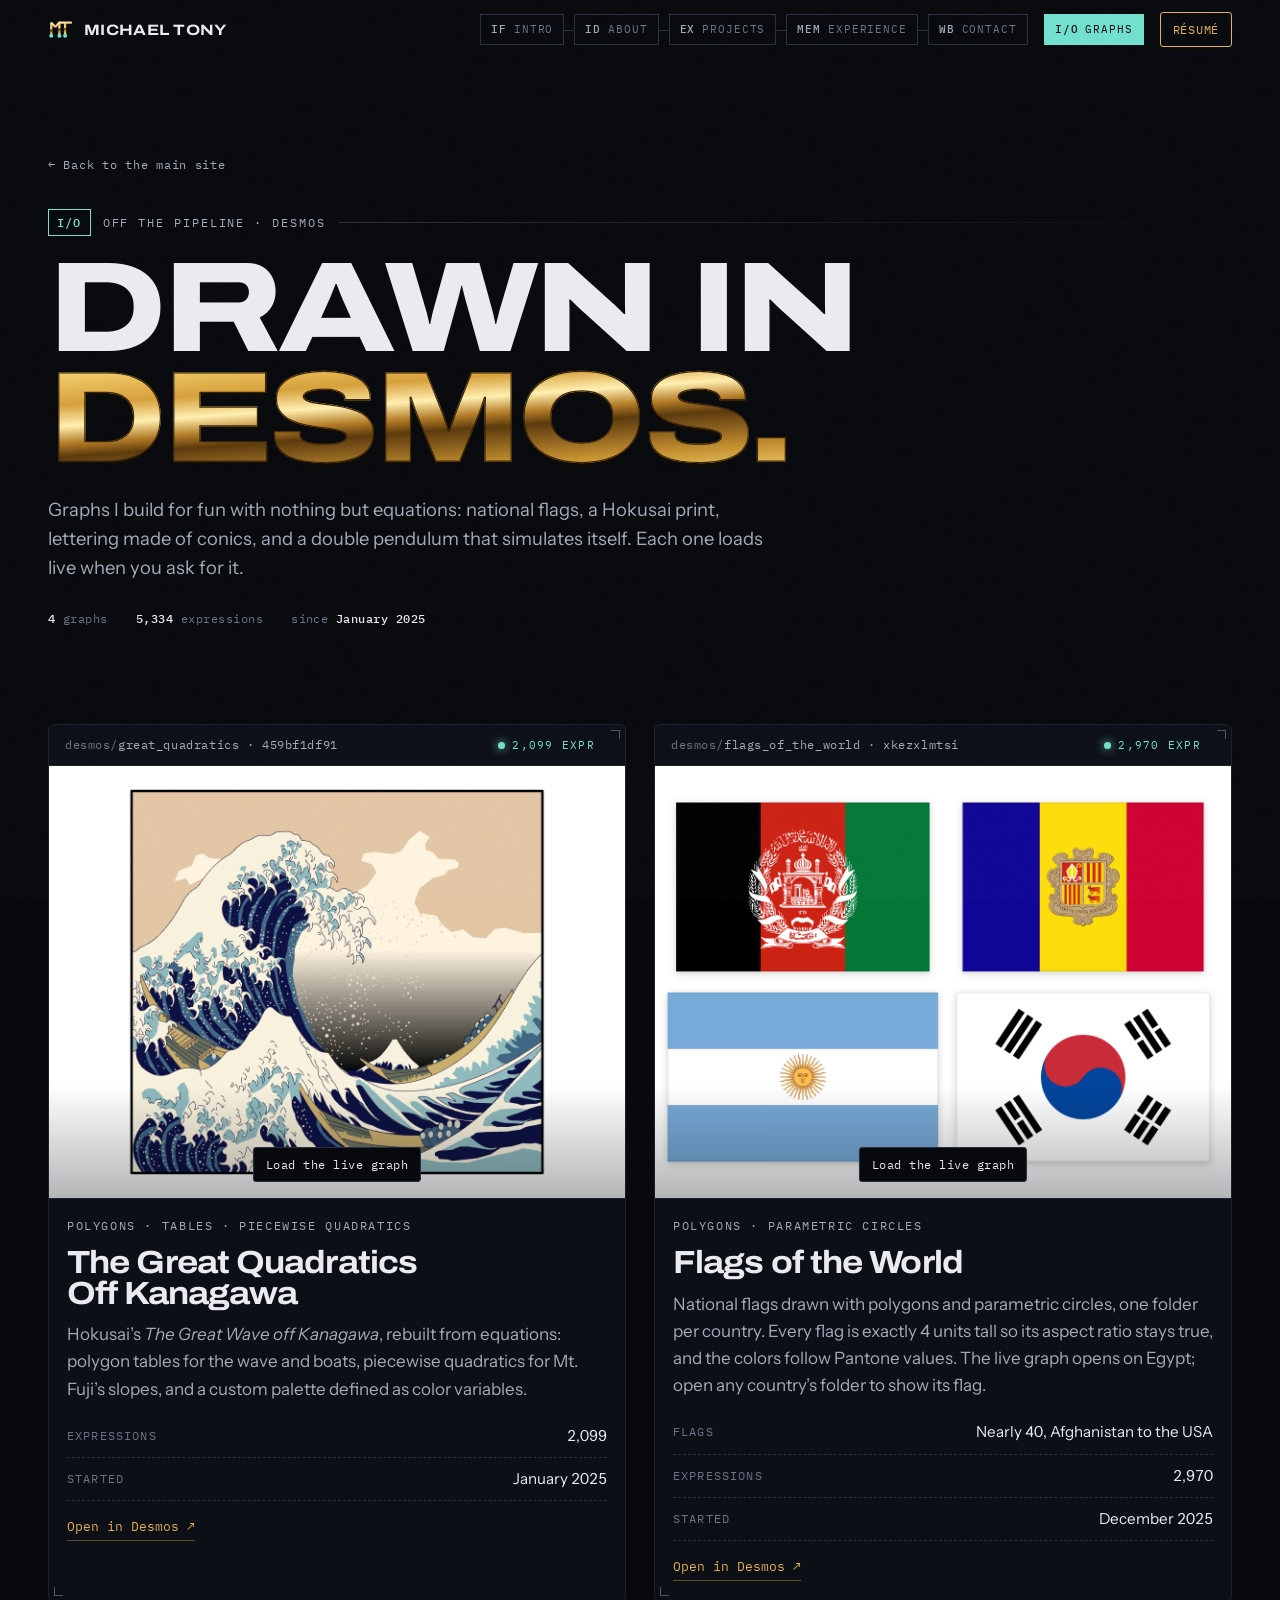
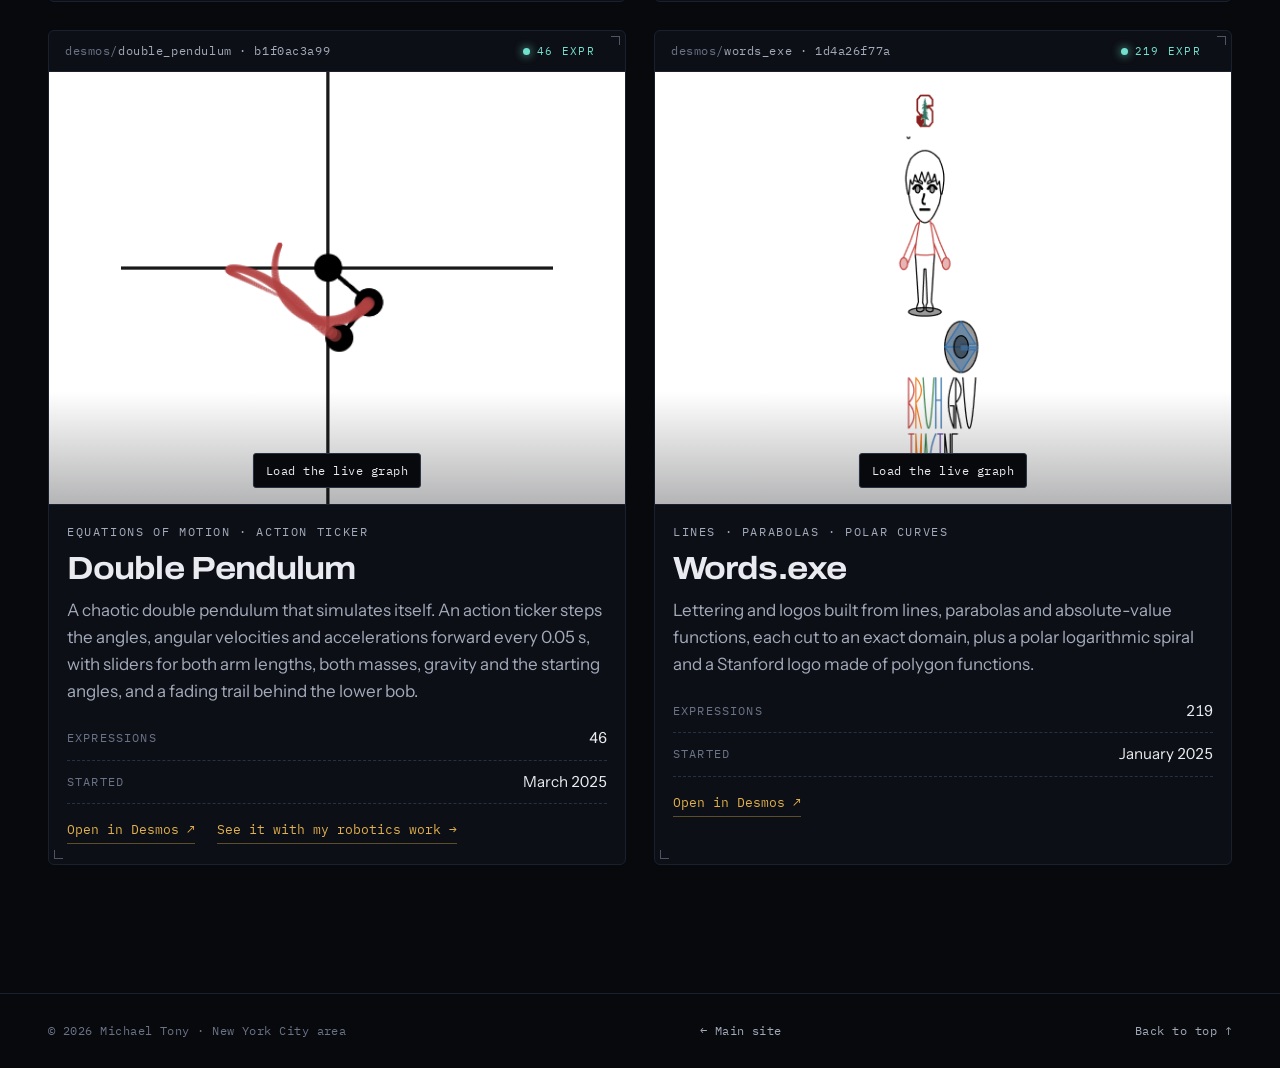
<file: graphs.html>
<!doctype html>
<html lang="en">
<head>
<meta charset="utf-8">
<meta name="viewport" content="width=device-width, initial-scale=1, viewport-fit=cover">
<title>Desmos Graphs · Michael Tony</title>
<meta name="description" content="Graphs Michael Tony built in Desmos from nothing but equations: national flags, Hokusai's Great Wave, lettering made of conics, and a self-simulating double pendulum.">
<meta name="theme-color" content="#07090d">
<meta property="og:title" content="Desmos Graphs · Michael Tony">
<meta property="og:description" content="Flags, a Hokusai print, lettering and a double pendulum, built from equations in Desmos.">
<meta property="og:type" content="website">
<meta property="og:url" content="https://michaeltony6.github.io/graphs.html">
<meta property="og:image" content="https://michaeltony6.github.io/img/desmos/459bf1df91.png">
<meta name="twitter:card" content="summary_large_image">
<link rel="canonical" href="https://michaeltony6.github.io/graphs.html">
<link rel="icon" href="data:image/svg+xml,%3Csvg xmlns='http://www.w3.org/2000/svg' viewBox='0 0 32 32'%3E%3Cdefs%3E%3ClinearGradient id='mtgold' x1='0' y1='0' x2='0.15' y2='1'%3E%3Cstop offset='0' stop-color='%23fff0bc'/%3E%3Cstop offset='0.3' stop-color='%23e9bd57'/%3E%3Cstop offset='0.45' stop-color='%23ffefb0'/%3E%3Cstop offset='0.56' stop-color='%239c6a1f'/%3E%3Cstop offset='0.64' stop-color='%236a4512'/%3E%3Cstop offset='0.82' stop-color='%23d29c38'/%3E%3Cstop offset='1' stop-color='%23f6d27a'/%3E%3C/linearGradient%3E%3C/defs%3E%3Crect width='32' height='32' rx='7' fill='%2307090d'/%3E%3Cg transform='translate%280 1%29'%3E%3Cpath d='M4 21.5V7l5 5 5-5v14.5M14 7h14M21 7v14.5' fill='none' stroke='url%28%23mtgold%29' stroke-width='2.8' stroke-linecap='square' stroke-linejoin='bevel'/%3E%3Ccircle cx='4' cy='23' r='2.5' fill='%2372e0cf'/%3E%3Ccircle cx='14' cy='23' r='2.5' fill='%2372e0cf'/%3E%3Ccircle cx='21' cy='23' r='2.5' fill='%2372e0cf'/%3E%3C/g%3E%3C/svg%3E">
<link rel="preconnect" href="https://fonts.googleapis.com">
<link rel="preconnect" href="https://fonts.gstatic.com" crossorigin>
<link rel="stylesheet" href="https://fonts.googleapis.com/css2?family=Archivo:wdth,wght@62..125,100..900&family=IBM+Plex+Mono:wght@400;500&family=Instrument+Sans:wght@400..700&display=swap">
<link rel="stylesheet" href="css/site.css">
</head>
<body>
<a class="skip" href="#main">Skip to content</a>

<header class="nav" id="nav">
  <a class="brand" href="index.html" aria-label="Michael Tony, main site">
    <svg viewBox="0 0 32 32" aria-hidden="true"><defs><linearGradient id="mtgold" x1="0" y1="0" x2="0.15" y2="1"><stop offset="0" stop-color="#fff0bc"/><stop offset="0.3" stop-color="#e9bd57"/><stop offset="0.45" stop-color="#ffefb0"/><stop offset="0.56" stop-color="#9c6a1f"/><stop offset="0.64" stop-color="#6a4512"/><stop offset="0.82" stop-color="#d29c38"/><stop offset="1" stop-color="#f6d27a"/></linearGradient></defs><path d="M4 21.5V7l5 5 5-5v14.5M14 7h14M21 7v14.5" fill="none" stroke="url(#mtgold)" stroke-width="2.8" stroke-linecap="square" stroke-linejoin="bevel"/><circle cx="4" cy="23" r="2.5" fill="#72e0cf"/><circle cx="14" cy="23" r="2.5" fill="#72e0cf"/><circle cx="21" cy="23" r="2.5" fill="#72e0cf"/></svg>
    <span class="brand-name">Michael Tony</span>
  </a>
  <nav class="stages" aria-label="Sections">
    <a href="index.html#fetch"><b>IF</b><span>Intro</span></a>
    <a href="index.html#decode"><b>ID</b><span>About</span></a>
    <a href="index.html#execute"><b>EX</b><span>Projects</span></a>
    <a href="index.html#memory"><b>MEM</b><span>Experience</span></a>
    <a href="index.html#writeback"><b>WB</b><span>Contact</span></a>
    <a href="graphs.html" class="io is-active" aria-current="page"><b>I/O</b><span>Graphs</span></a>
  </nav>
  <a class="nav-cta" href="Michael-Tony-Resume.pdf" target="_blank" rel="noopener">Résumé</a>
  <div class="nav-progress" aria-hidden="true"><i id="nav-progress"></i></div>
</header>

<main id="main">
<section class="page-head">
  <div class="wrap">
    <a class="back" href="index.html">← Back to the main site</a>
    <p class="stage-tag io" style="margin-top: 32px"><b>I/O</b> Off the pipeline · Desmos<span class="rule" aria-hidden="true"></span></p>
    <h1><span>Drawn in</span><br><span class="o gold-text">Desmos.</span></h1>
    <p class="section-sub">Graphs I build for fun with nothing but equations: national flags, a Hokusai print, lettering made of conics, and a double pendulum that simulates itself. Each one loads live when you ask for it.</p>
    <div class="graph-stats"><span><b>4</b> graphs</span><span><b>5,334</b> expressions</span><span>since <b>January 2025</b></span></div>
  </div>
</section>

<section class="graphs" aria-label="Graphs">
  <div class="wrap graph-grid">

    <article class="bench reveal" id="kanagawa">
      <div class="bench-head"><span><span class="path">desmos/</span>great_quadratics · 459bf1df91</span><span class="led on">2,099 expr</span></div>
      <div class="embed">
        <img src="img/desmos/459bf1df91.png" alt="Hokusai's Great Wave off Kanagawa redrawn in Desmos: the curling wave, boats and Mt. Fuji." width="1200" height="900" loading="lazy">
        <button class="ctl embed-go" type="button" data-embed="https://www.desmos.com/calculator/459bf1df91?embed" data-title="The Great Quadratics Off Kanagawa, an interactive Desmos graph">Load the live graph</button>
      </div>
      <div class="graph-body">
        <p class="kicker">Polygons · tables · piecewise quadratics</p>
        <h2>The Great Quadratics Off Kanagawa</h2>
        <p>Hokusai’s <em>The Great Wave off Kanagawa</em>, rebuilt from equations: polygon tables for the wave and boats, piecewise quadratics for Mt. Fuji’s slopes, and a custom palette defined as color variables.</p>
        <ul class="facts">
          <li><span>Expressions</span><span>2,099</span></li>
          <li><span>Started</span><span>January 2025</span></li>
        </ul>
        <div class="links"><a class="link" href="https://www.desmos.com/calculator/459bf1df91" target="_blank" rel="noopener">Open in Desmos ↗</a></div>
      </div>
    </article>

    <article class="bench reveal" id="flags">
      <div class="bench-head"><span><span class="path">desmos/</span>flags_of_the_world · xkezxlmtsi</span><span class="led on">2,970 expr</span></div>
      <div class="embed">
        <img src="img/desmos/xkezxlmtsi.png" alt="Four flags from the graph: Afghanistan, Andorra, Argentina and South Korea, each drawn with polygons and parametric circles." width="1200" height="900" loading="lazy">
        <button class="ctl embed-go" type="button" data-embed="https://www.desmos.com/calculator/xkezxlmtsi?embed" data-title="Flags of the World, an interactive Desmos graph">Load the live graph</button>
      </div>
      <div class="graph-body">
        <p class="kicker">Polygons · parametric circles</p>
        <h2>Flags of the World</h2>
        <p>National flags drawn with polygons and parametric circles, one folder per country. Every flag is exactly 4 units tall so its aspect ratio stays true, and the colors follow Pantone values. The live graph opens on Egypt; open any country’s folder to show its flag.</p>
        <ul class="facts">
          <li><span>Flags</span><span>Nearly 40, Afghanistan to the USA</span></li>
          <li><span>Expressions</span><span>2,970</span></li>
          <li><span>Started</span><span>December 2025</span></li>
        </ul>
        <div class="links"><a class="link" href="https://www.desmos.com/calculator/xkezxlmtsi" target="_blank" rel="noopener">Open in Desmos ↗</a></div>
      </div>
    </article>

    <article class="bench reveal" id="pendulum">
      <div class="bench-head"><span><span class="path">desmos/</span>double_pendulum · b1f0ac3a99</span><span class="led on">46 expr</span></div>
      <div class="embed">
        <img src="img/desmos/b1f0ac3a99.png" alt="Double Pendulum graph in Desmos: two linked arms with a red trail behind the lower bob." width="400" height="400" loading="lazy">
        <button class="ctl embed-go" type="button" data-embed="https://www.desmos.com/calculator/b1f0ac3a99?embed" data-title="Double Pendulum, an interactive Desmos graph">Load the live graph</button>
      </div>
      <div class="graph-body">
        <p class="kicker">Equations of motion · action ticker</p>
        <h2>Double Pendulum</h2>
        <p>A chaotic double pendulum that simulates itself. An action ticker steps the angles, angular velocities and accelerations forward every 0.05 s, with sliders for both arm lengths, both masses, gravity and the starting angles, and a fading trail behind the lower bob.</p>
        <ul class="facts">
          <li><span>Expressions</span><span>46</span></li>
          <li><span>Started</span><span>March 2025</span></li>
        </ul>
        <div class="links">
          <a class="link" href="https://www.desmos.com/calculator/b1f0ac3a99" target="_blank" rel="noopener">Open in Desmos ↗</a>
          <a class="link" href="index.html#robotics">See it with my robotics work →</a>
        </div>
      </div>
    </article>

    <article class="bench reveal" id="words">
      <div class="bench-head"><span><span class="path">desmos/</span>words_exe · 1d4a26f77a</span><span class="led on">219 expr</span></div>
      <div class="embed">
        <img src="img/desmos/1d4a26f77a.png" alt="Words.exe graph in Desmos: lettering and figures drawn with lines and conics." width="1200" height="900" loading="lazy">
        <button class="ctl embed-go" type="button" data-embed="https://www.desmos.com/calculator/1d4a26f77a?embed" data-title="Words.exe, an interactive Desmos graph">Load the live graph</button>
      </div>
      <div class="graph-body">
        <p class="kicker">Lines · parabolas · polar curves</p>
        <h2>Words.exe</h2>
        <p>Lettering and logos built from lines, parabolas and absolute-value functions, each cut to an exact domain, plus a polar logarithmic spiral and a Stanford logo made of polygon functions.</p>
        <ul class="facts">
          <li><span>Expressions</span><span>219</span></li>
          <li><span>Started</span><span>January 2025</span></li>
        </ul>
        <div class="links"><a class="link" href="https://www.desmos.com/calculator/1d4a26f77a" target="_blank" rel="noopener">Open in Desmos ↗</a></div>
      </div>
    </article>

  </div>
</section>
</main>

<footer>
  <div class="foot wrap">
    <span>© 2026 Michael Tony · New York City area</span>
    <a href="index.html">← Main site</a>
    <a href="#main">Back to top ↑</a>
  </div>
</footer>

<script src="js/util.js"></script>
<script src="js/main.js"></script>
<script src="js/gold.js"></script>
<script src="js/cursor.js"></script>
</body>
</html>
</file>
<file: css/site.css>
/* Layout: a lab bench under a microscope. A fixed nav carries the 5-stage
   pipeline (IF -> WB) and tracks the section in view; project copy sits on the
   left and live instrument panels ("benches") sit on the right. Dark-only by design. */
:root {
  --bg: #07090d;          /* silicon black */
  --bg-2: #0c0f15;        /* bench panel */
  --bg-3: #131824;        /* raised control */
  --bg-glass: rgba(7, 9, 13, 0.74);
  --line: #1a202d;
  --line-2: #283043;
  --fg: #e9ebf0;
  --fg-2: #a3aaba;
  --fg-3: #6b7388;
  --accent: #e2b04e;      /* accent: flat gold for small text and lines */
  --accent-soft: rgba(226, 176, 78, 0.12);
  --gold-ink: #1c1205;    /* text on metallic gold */
  --signal: #72e0cf;      /* secondary: live / ok */
  --signal-soft: rgba(114, 224, 207, 0.12);
  --alert: #ff6767;       /* flush, bit flip, saturation */

  --font-display: "Archivo", "Helvetica Neue", Arial, sans-serif;
  --font-body: "Instrument Sans", system-ui, -apple-system, "Segoe UI", sans-serif;
  --font-mono: "IBM Plex Mono", ui-monospace, SFMono-Regular, Menlo, Consolas, monospace;

  --gutter: clamp(16px, 4vw, 48px);
  --maxw: 1240px;
  --radius: 6px;
  --ease: cubic-bezier(0.2, 0.7, 0.2, 1);
  color-scheme: dark;
}

*, *::before, *::after { box-sizing: border-box; }
[hidden] { display: none !important; }

html { scroll-behavior: smooth; -webkit-text-size-adjust: 100%; }
@media (prefers-reduced-motion: reduce) { html { scroll-behavior: auto; } }

body {
  margin: 0;
  background: var(--bg);
  color: var(--fg);
  font-family: var(--font-body);
  font-size: 1.0625rem;
  line-height: 1.6;
  -webkit-font-smoothing: antialiased;
  -moz-osx-font-smoothing: grayscale;
  overflow-x: hidden;
}

/* film grain over everything, very faint */
body::after {
  content: "";
  position: fixed;
  inset: 0;
  pointer-events: none;
  z-index: 200;
  opacity: 0.035;
  background-image: url("data:image/svg+xml;utf8,<svg xmlns='http://www.w3.org/2000/svg' width='180' height='180'><filter id='n'><feTurbulence type='fractalNoise' baseFrequency='0.85' numOctaves='2' stitchTiles='stitch'/><feColorMatrix values='0 0 0 0 1 0 0 0 0 1 0 0 0 0 1 0 0 0 0.6 0'/></filter><rect width='100%' height='100%' filter='url(%23n)'/></svg>");
}

::selection { background: var(--accent); color: var(--bg); }

a { color: inherit; }
img, canvas { max-width: 100%; }
button { font: inherit; color: inherit; }
:focus-visible { outline: 2px solid var(--accent); outline-offset: 3px; border-radius: 2px; }

.skip {
  position: absolute; left: 12px; top: -60px; z-index: 300;
  background: var(--accent); color: var(--bg); padding: 8px 14px; border-radius: 4px;
  font-family: var(--font-mono); font-size: 13px; text-decoration: none;
}
.skip:focus { top: calc(12px + env(safe-area-inset-top, 0px)); }

.mono { font-family: var(--font-mono); }
[id] { scroll-margin-top: 88px; }
.wrap { max-width: var(--maxw); margin-inline: auto; }

/* ───────────────────────── nav ───────────────────────── */
.nav {
  position: fixed;
  top: 0; left: 0; right: 0;
  z-index: 100;
  display: flex;
  align-items: center;
  gap: 16px;
  padding: calc(12px + env(safe-area-inset-top, 0px)) var(--gutter) 12px;
  transition: background-color 0.35s var(--ease), border-color 0.35s var(--ease);
  border-bottom: 1px solid transparent;
}
.nav.is-scrolled {
  background: var(--bg-glass);
  -webkit-backdrop-filter: blur(14px) saturate(140%);
  backdrop-filter: blur(14px) saturate(140%);
  border-bottom-color: var(--line);
}
.brand {
  display: inline-flex; align-items: center; gap: 10px;
  text-decoration: none; margin-right: auto; min-width: 0;
}
.brand svg { width: 26px; height: 26px; flex: none; }
.brand-name {
  font-family: var(--font-display);
  font-stretch: 118%;
  font-weight: 700;
  font-size: 15px;
  letter-spacing: 0.02em;
  text-transform: uppercase;
  white-space: nowrap;
}
.stages { display: flex; align-items: center; }
.stages a {
  position: relative;
  display: inline-flex; align-items: baseline; gap: 7px;
  padding: 6px 10px;
  font-family: var(--font-mono);
  font-size: 11px;
  letter-spacing: 0.08em;
  text-transform: uppercase;
  text-decoration: none;
  color: var(--fg-3);
  border: 1px solid var(--line-2);
  background: var(--bg);
  transition: color 0.25s, border-color 0.25s, background-color 0.25s;
}
.stages a + a { margin-left: 10px; }
.stages a + a::before {             /* pipeline register wiring between stages */
  content: ""; position: absolute; left: -11px; top: 50%; width: 10px; height: 1px; background: var(--line-2);
}
.stages a b { font-weight: 500; color: var(--fg-2); }
.stages a:hover { color: var(--fg); border-color: var(--fg-3); }
.stages a.io { margin-left: 16px; border-style: dashed; }
.stages a.io::before { display: none; }
.stages a.io b { color: var(--signal); }
.stages a.io.is-active { background: var(--signal); border-color: var(--signal); border-style: solid; color: var(--bg); }
.stages a.io.is-active b { color: var(--bg); }
.stages a.is-active { border-color: var(--accent); }
.stages a.is-active b { color: var(--gold-ink); }
.nav-cta {
  font-family: var(--font-mono); font-size: 12px; letter-spacing: 0.06em; text-transform: uppercase;
  text-decoration: none; padding: 7px 12px; border: 1px solid var(--accent); color: var(--accent);
  border-radius: 3px; white-space: nowrap; transition: background-color 0.2s, color 0.2s;
}
.nav-cta:hover { color: var(--gold-ink); }
.nav-progress { position: absolute; left: 0; right: 0; bottom: -1px; height: 1px; }
.nav-progress i { display: block; height: 100%; width: 0; background: var(--accent); transform-origin: left; }

@media (max-width: 1020px) { .stages a span { display: none; } }
@media (max-width: 640px) {
  .brand-name { display: none; }
  .stages a { padding: 5px 7px; font-size: 10.5px; }
  .stages a + a { margin-left: 6px; }
  .stages a + a::before { left: -7px; width: 6px; }
  .stages a.io { margin-left: 9px; }
  .nav-cta { padding: 6px 9px; font-size: 11px; }
  .nav { gap: 10px; }
}
@media (max-width: 380px) { .nav-cta { display: none; } }

/* ───────────────────────── hero ───────────────────────── */
.hero {
  position: relative;
  isolation: isolate;
  min-height: clamp(640px, 96svh, 1000px);
  display: grid;
  align-items: end;
  padding: calc(110px + env(safe-area-inset-top, 0px)) var(--gutter) clamp(40px, 6vw, 72px);
  overflow: hidden;
  background: var(--bg);
}
.hero canvas { position: absolute; inset: 0; width: 100%; height: 100%; display: block; }
.die { z-index: -3; }
.die-pulses { z-index: -2; pointer-events: none; }
.hero-scrim {
  position: absolute; inset: 0; z-index: -1; pointer-events: none;
  background:
    linear-gradient(to top, var(--bg) 0%, rgba(7, 9, 13, 0.82) 20%, rgba(7, 9, 13, 0.25) 48%, rgba(7, 9, 13, 0) 70%),
    radial-gradient(90% 75% at 0% 100%, rgba(7, 9, 13, 0.92) 0%, rgba(7, 9, 13, 0.4) 45%, rgba(7, 9, 13, 0) 70%),
    linear-gradient(to bottom, rgba(7, 9, 13, 0.7) 0%, rgba(7, 9, 13, 0) 18%);
}
@media (max-width: 760px) {
  .hero-scrim {
    background:
      linear-gradient(to top, var(--bg) 0%, rgba(7, 9, 13, 0.9) 38%, rgba(7, 9, 13, 0.62) 70%, rgba(7, 9, 13, 0.4) 100%);
  }
}
.hud {
  position: absolute; top: calc(78px + env(safe-area-inset-top, 0px));
  display: flex; gap: 18px;
  font-family: var(--font-mono); font-size: 10.5px; letter-spacing: 0.16em; text-transform: uppercase;
  color: var(--fg-3);
  pointer-events: none;
}
.hud b { font-weight: 500; color: var(--fg-2); font-variant-numeric: tabular-nums; }
.hud-tl { left: var(--gutter); }
.hud-tr { right: var(--gutter); }
.hud-tr .reticle { color: var(--accent); }

.hero-inner {
  width: 100%; max-width: var(--maxw); margin-inline: auto;
  display: grid; gap: 40px 48px;
  grid-template-columns: minmax(0, 1fr);
  align-items: end;
}
@media (min-width: 1000px) { .hero-inner { grid-template-columns: minmax(0, 1fr) auto; } }

.eyebrow {
  margin: 0;
  font-family: var(--font-mono); font-size: 12px; letter-spacing: 0.16em; text-transform: uppercase;
  color: var(--fg-2);
}
.eyebrow .sep { color: var(--accent); margin-inline: 0.5em; }
.hero-name {
  margin: 0.18em 0 0.28em;
  display: flex; flex-direction: column;
  font-family: var(--font-display);
  font-stretch: 125%;
  font-weight: 800;
  font-size: clamp(3.3rem, 12.4vw, 11.25rem);
  line-height: 0.84;
  letter-spacing: -0.035em;
  text-transform: uppercase;
  text-shadow: 0 2px 40px rgba(7, 9, 13, 0.6);
}
.hero-name span { display: block; white-space: nowrap; }
.hero-name .gold-text { -webkit-text-stroke: 1.5px #3a2406; filter: drop-shadow(0 3px 0 rgba(20, 12, 2, 0.55)) drop-shadow(0 18px 40px rgba(0, 0, 0, 0.5)); padding-right: 0.04em; }
.hero-lede {
  margin: 0; max-width: 54ch;
  font-size: clamp(1.06rem, 1.4vw, 1.25rem); line-height: 1.55; color: var(--fg-2);
  text-wrap: pretty;
}
.hero-lede strong { color: var(--fg); font-weight: 600; }
.hero-actions { display: flex; flex-wrap: wrap; gap: 12px; margin-top: 28px; }
.btn {
  display: inline-flex; align-items: center; gap: 10px;
  padding: 12px 18px;
  font-family: var(--font-mono); font-size: 13px; letter-spacing: 0.04em;
  text-decoration: none; color: var(--fg);
  border: 1px solid var(--line-2); border-radius: 3px;
  background: rgba(12, 15, 21, 0.6);
  transition: border-color 0.2s, background-color 0.2s, color 0.2s, transform 0.2s var(--ease);
}
.btn:hover { border-color: var(--fg-2); transform: translateY(-1px); }
.btn-primary { font-weight: 600; box-shadow: 0 1px 0 rgba(255, 240, 190, 0.35) inset, 0 6px 24px rgba(226, 176, 78, 0.18); }
.btn-primary:hover { box-shadow: 0 1px 0 rgba(255, 240, 190, 0.45) inset, 0 8px 30px rgba(226, 176, 78, 0.3); }
.btn .arrow { transition: transform 0.25s var(--ease); }
.btn:hover .arrow { transform: translateY(2px); }
.hero-status {
  margin: 22px 0 0; display: flex; align-items: center; gap: 10px;
  font-family: var(--font-mono); font-size: 12px; color: var(--fg-3); letter-spacing: 0.04em;
}
.hero-status i {
  width: 8px; height: 8px; border-radius: 50%; background: var(--signal); flex: none;
  box-shadow: 0 0 0 0 rgba(114, 224, 207, 0.6);
  animation: ping 2.4s infinite;
}
@keyframes ping { 0% { box-shadow: 0 0 0 0 rgba(114, 224, 207, 0.55); } 70%, 100% { box-shadow: 0 0 0 10px rgba(114, 224, 207, 0); } }

.hero-spec {
  margin: 0;
  display: grid; grid-template-columns: repeat(2, minmax(0, 1fr)); gap: 0;
  border: 1px solid var(--line-2); border-radius: var(--radius);
  background: rgba(10, 12, 18, 0.55);
  -webkit-backdrop-filter: blur(8px); backdrop-filter: blur(8px);
  min-width: 0;
}
.hero-spec div { padding: 14px 18px; border-top: 1px solid var(--line); min-width: 0; }
.hero-spec div:nth-child(-n+2) { border-top: 0; }
.hero-spec div:nth-child(even) { border-left: 1px solid var(--line); }
.hero-spec dt { font-family: var(--font-mono); font-size: 10.5px; letter-spacing: 0.12em; text-transform: uppercase; color: var(--fg-3); }
.hero-spec dd { margin: 4px 0 0; font-family: var(--font-display); font-stretch: 112%; font-weight: 700; font-size: 1.9rem; line-height: 1; color: var(--fg); font-variant-numeric: tabular-nums; }
.hero-spec dd small { font-size: 0.5em; color: var(--accent); margin-left: 3px; font-weight: 600; letter-spacing: 0.04em; }
@media (min-width: 1000px) { .hero-spec { width: 330px; } }
.hero-caption {
  position: absolute; right: var(--gutter); bottom: 16px; margin: 0;
  font-family: var(--font-mono); font-size: 10.5px; letter-spacing: 0.06em; color: var(--fg-3);
}
@media (max-width: 999px) { .hero-caption { display: none; } }
@media (max-width: 640px) { .hud-tl { display: none; } .hud { top: calc(68px + env(safe-area-inset-top, 0px)); } }

/* ───────────────────────── sections ───────────────────────── */
main > section:not(.hero) { padding-inline: var(--gutter); }
.section { padding-block: clamp(88px, 12vw, 160px) 0; }
.section-head { display: grid; gap: 18px; margin-bottom: clamp(40px, 6vw, 72px); }
.stage-tag {
  margin: 0; display: flex; align-items: center; gap: 12px;
  font-family: var(--font-mono); font-size: 12px; letter-spacing: 0.16em; text-transform: uppercase; color: var(--fg-2);
}
.stage-tag b {
  font-weight: 500; color: var(--accent);
  border: 1px solid var(--accent); padding: 3px 8px; letter-spacing: 0.1em;
}
.stage-tag.io b { color: var(--signal); border-color: var(--signal); }
.stage-tag .rule { flex: 1; height: 1px; background: linear-gradient(to right, var(--line-2), transparent); }
h2 {
  margin: 0;
  font-family: var(--font-display);
  font-stretch: 112%;
  font-weight: 700;
  font-size: clamp(2.4rem, 6vw, 4.75rem);
  line-height: 0.96;
  letter-spacing: -0.028em;
  text-wrap: balance;
  max-width: 17ch;
}
h2 em { font-style: normal; color: var(--accent); }
h2 em.gold-text { padding-right: 0.04em; }
.section-sub { margin: 0; max-width: 60ch; color: var(--fg-2); font-size: 1.1rem; }

h3 {
  margin: 0;
  font-family: var(--font-display);
  font-stretch: 108%;
  font-weight: 700;
  font-size: clamp(1.75rem, 3.2vw, 2.6rem);
  line-height: 1.02;
  letter-spacing: -0.02em;
  text-wrap: balance;
}
p { text-wrap: pretty; }

/* reveal: content is visible at rest; JS adds the motion */
.js-motion .reveal { opacity: 0.25; transform: translateY(26px); transition: opacity 0.9s var(--ease), transform 0.9s var(--ease); }
.js-motion .reveal.is-in { opacity: 1; transform: none; }

/* ───────────────────────── about / decode ───────────────────────── */
.about-grid { display: grid; gap: 40px 64px; grid-template-columns: minmax(0, 1fr); }
@media (min-width: 1000px) { .about-grid { grid-template-columns: minmax(0, 5fr) minmax(0, 7fr); } }
.about-copy { display: grid; gap: 18px; align-content: start; }
.about-copy p { margin: 0; color: var(--fg-2); max-width: 58ch; }
.about-copy .lead { color: var(--fg); font-size: clamp(1.2rem, 1.8vw, 1.45rem); line-height: 1.45; }

/* instrument panel */
.bench {
  position: relative;
  background: var(--bg-2);
  border: 1px solid var(--line);
  border-radius: var(--radius);
  min-width: 0;
  overflow: hidden;
}
.bench::before, .bench::after {      /* die alignment marks on two corners */
  content: ""; position: absolute; width: 9px; height: 9px; pointer-events: none;
  border-color: var(--fg-3); border-style: solid; opacity: 0.7;
}
.bench::before { top: 5px; right: 5px; border-width: 1px 1px 0 0; }
.bench::after { bottom: 5px; left: 5px; border-width: 0 0 1px 1px; }
.bench-head {
  display: flex; align-items: center; justify-content: space-between; gap: 12px;
  padding: 11px 16px; border-bottom: 1px solid var(--line);
  font-family: var(--font-mono); font-size: 11.5px; letter-spacing: 0.05em; color: var(--fg-2);
  min-width: 0;
}
.bench-head > span:first-child { overflow: hidden; text-overflow: ellipsis; white-space: nowrap; min-width: 0; }
.bench-head .path { color: var(--fg-3); }
.led {
  display: inline-flex; align-items: center; gap: 7px; flex: none; margin-right: 14px;
  font-family: var(--font-mono); font-size: 10.5px; letter-spacing: 0.12em; text-transform: uppercase; color: var(--fg-3);
}
.led::before { content: ""; width: 7px; height: 7px; border-radius: 50%; background: var(--fg-3); }
.led.on { color: var(--signal); }
.led.on::before { background: var(--signal); box-shadow: 0 0 10px var(--signal); }
.led.warn { color: var(--alert); }
.led.warn::before { background: var(--alert); box-shadow: 0 0 10px var(--alert); }
.bench-foot {
  padding: 11px 16px; border-top: 1px solid var(--line);
  font-family: var(--font-mono); font-size: 11.5px; line-height: 1.55; color: var(--fg-3);
}
.bench-ctl {
  display: flex; flex-wrap: wrap; align-items: center; gap: 10px 14px;
  padding: 12px 16px; border-top: 1px solid var(--line);
}
.ctl {
  display: inline-flex; align-items: center; gap: 8px;
  padding: 7px 12px;
  font-family: var(--font-mono); font-size: 12px; letter-spacing: 0.04em;
  background: var(--bg-3); color: var(--fg);
  border: 1px solid var(--line-2); border-radius: 3px; cursor: pointer;
  transition: border-color 0.2s, background-color 0.2s, color 0.2s;
}
.ctl:hover { border-color: var(--accent); }
.ctl[aria-pressed="true"] { font-weight: 500; }
.ctl-group { display: inline-flex; }
.ctl-group .ctl { border-radius: 0; }
.ctl-group .ctl:first-child { border-radius: 3px 0 0 3px; }
.ctl-group .ctl:last-child { border-radius: 0 3px 3px 0; }
.ctl-group .ctl + .ctl { margin-left: -1px; }
.field {
  display: inline-flex; align-items: center; gap: 10px;
  font-family: var(--font-mono); font-size: 11.5px; letter-spacing: 0.04em; color: var(--fg-2);
}
.field output { color: var(--fg); min-width: 3.2ch; font-variant-numeric: tabular-nums; }
.spacer { flex: 1; }

input[type="range"] {
  -webkit-appearance: none; appearance: none;
  width: 110px; height: 18px; background: transparent; cursor: pointer; margin: 0;
}
input[type="range"]::-webkit-slider-runnable-track { height: 2px; background: var(--line-2); }
input[type="range"]::-moz-range-track { height: 2px; background: var(--line-2); }
input[type="range"]::-webkit-slider-thumb {
  -webkit-appearance: none; width: 12px; height: 12px; margin-top: -5px;
  background: var(--accent); border: 0; border-radius: 1px; transform: rotate(45deg);
}
input[type="range"]::-moz-range-thumb { width: 11px; height: 11px; background: var(--accent); border: 0; border-radius: 1px; transform: rotate(45deg); }

.switch { display: inline-flex; align-items: center; gap: 9px; cursor: pointer; font-family: var(--font-mono); font-size: 11.5px; color: var(--fg-2); letter-spacing: 0.04em; }
.switch input { position: absolute; opacity: 0; width: 1px; height: 1px; }
.switch .track { width: 30px; height: 16px; border-radius: 8px; background: var(--bg-3); border: 1px solid var(--line-2); position: relative; transition: background-color 0.2s, border-color 0.2s; }
.switch .track::after { content: ""; position: absolute; top: 2px; left: 2px; width: 10px; height: 10px; border-radius: 50%; background: var(--fg-3); transition: transform 0.2s var(--ease), background-color 0.2s; }
.switch input:checked + .track { background: var(--accent-soft); border-color: var(--accent); }
.switch input:checked + .track::after { transform: translateX(14px); background: var(--accent); }
.switch input:focus-visible + .track { outline: 2px solid var(--accent); outline-offset: 2px; }

/* decoder */
.dec-word {
  display: grid; grid-template-columns: 6fr 5fr 5fr 16fr; gap: 6px;
  padding: 22px 16px 6px;
}
.dec-field {
  display: grid; gap: 9px; align-content: start;
  background: none; border: 0; padding: 0; margin: 0; cursor: pointer; text-align: left; color: var(--fg-3);
  min-width: 0;
}
.dec-range { font-family: var(--font-mono); font-size: 10px; letter-spacing: 0.04em; display: flex; justify-content: space-between; color: var(--fg-3); }
.dec-bits {
  display: grid; grid-auto-flow: column; grid-auto-columns: minmax(0, 1fr);
  border: 1px solid var(--line-2); border-radius: 3px; overflow: hidden;
  transition: border-color 0.25s, background-color 0.25s;
}
.dec-bits i {
  font-style: normal; font-family: var(--font-mono); font-size: clamp(9px, 1.05vw, 13px);
  text-align: center; padding: 9px 0; color: var(--fg-3);
  border-right: 1px solid var(--line);
  transition: color 0.25s;
}
.dec-bits i:last-child { border-right: 0; }
.dec-bits i.one { color: var(--fg-2); }
.dec-name { font-family: var(--font-mono); font-size: 10.5px; letter-spacing: 0.1em; text-transform: uppercase; overflow: hidden; text-overflow: ellipsis; white-space: nowrap; }
.dec-name b { display: block; font-family: var(--font-display); font-stretch: 112%; font-size: clamp(1rem, 1.8vw, 1.5rem); letter-spacing: -0.01em; color: var(--fg-2); text-transform: none; margin-top: 2px; font-weight: 700; }
.dec-field:hover .dec-bits { border-color: var(--fg-3); }
.dec-field[aria-pressed="true"] .dec-bits { border-color: var(--accent); background: var(--accent-soft); }
.dec-field[aria-pressed="true"] .dec-bits i.one { color: var(--accent); }
.dec-field[aria-pressed="true"] .dec-name, .dec-field[aria-pressed="true"] .dec-name b { color: var(--accent); }
.dec-hex { padding: 10px 16px 0; font-family: var(--font-mono); font-size: 12px; color: var(--fg-3); }
.dec-hex b { color: var(--fg); font-weight: 500; letter-spacing: 0.06em; }
.dec-panel { padding: 22px 16px 22px; display: grid; gap: 14px; }
.dec-panel h4 { margin: 0; font-family: var(--font-display); font-stretch: 108%; font-weight: 700; font-size: 1.25rem; letter-spacing: -0.01em; }
.dec-panel h4 span { font-family: var(--font-mono); font-size: 11px; font-weight: 400; letter-spacing: 0.12em; color: var(--accent); margin-left: 10px; text-transform: uppercase; vertical-align: 2px; }
.dec-panel p { margin: 0; color: var(--fg-2); font-size: 0.98rem; }
.course-list { list-style: none; margin: 0; padding: 0; display: grid; grid-template-columns: repeat(auto-fill, minmax(min(100%, 220px), 1fr)); gap: 8px 22px; }
.course-list li { position: relative; padding-left: 16px; font-size: 0.97rem; color: var(--fg); }
.course-list li::before { content: ""; position: absolute; left: 0; top: 0.62em; width: 6px; height: 6px; background: var(--accent); }
.dec-note { font-family: var(--font-mono); font-size: 11px; color: var(--fg-3); }

/* toolchain */
.toolchain { margin-top: clamp(56px, 8vw, 96px); display: grid; gap: 24px; }
.toolchain-head { display: flex; align-items: baseline; gap: 16px; }
.toolchain-head h3 { font-size: clamp(1.4rem, 2.4vw, 1.9rem); }
.toolchain-head p { margin: 0; font-family: var(--font-mono); font-size: 12px; color: var(--fg-3); }
.tool-grid { display: grid; gap: 1px; background: var(--line); border: 1px solid var(--line); border-radius: var(--radius); overflow: hidden; grid-template-columns: minmax(0, 1fr); }
@media (min-width: 860px) { .tool-grid { grid-template-columns: repeat(3, minmax(0, 1fr)); } }
.tool-col { background: var(--bg); padding: 22px 22px 24px; min-width: 0; }
.tool-col h4 { margin: 0 0 14px; font-family: var(--font-mono); font-weight: 500; font-size: 11px; letter-spacing: 0.14em; text-transform: uppercase; color: var(--accent); }
.tool-list { list-style: none; margin: 0; padding: 0; display: flex; flex-wrap: wrap; gap: 6px 4px; font-family: var(--font-mono); font-size: 13.5px; color: var(--fg-2); }
.tool-list li { padding: 3px 0; }
.tool-list li:not(:last-child)::after { content: "/"; color: var(--line-2); margin-left: 8px; margin-right: 4px; }
.tool-list li:hover { color: var(--fg); }

/* ───────────────────────── projects ───────────────────────── */
.project {
  display: grid; gap: 32px 56px;
  grid-template-columns: minmax(0, 1fr);
  padding-block: clamp(56px, 7vw, 88px);
  border-top: 1px solid var(--line);
}
@media (min-width: 1040px) {
  .project { grid-template-columns: minmax(0, 4.6fr) minmax(0, 7.4fr); }
  .project-copy { position: sticky; top: 104px; align-self: start; }
}
.project-copy { display: grid; gap: 18px; align-content: start; min-width: 0; }
.project > .bench, .project > .bench-stack { align-self: start; }
.bench-stack { display: grid; gap: 20px; min-width: 0; }
.kicker { margin: 0; font-family: var(--font-mono); font-size: 11.5px; letter-spacing: 0.14em; text-transform: uppercase; color: var(--accent); }
.project-copy p { margin: 0; color: var(--fg-2); max-width: 58ch; }
.award {
  display: inline-flex; align-items: center; gap: 10px; justify-self: start;
  padding: 6px 12px 6px 8px; border: 1px solid var(--accent); border-radius: 999px;
  font-family: var(--font-mono); font-size: 11.5px; letter-spacing: 0.06em; color: var(--accent); background: var(--accent-soft);
}
.award svg { width: 16px; height: 16px; flex: none; }
.facts { list-style: none; margin: 4px 0 0; padding: 0; display: grid; font-size: 0.95rem; }
.facts li { display: flex; justify-content: space-between; gap: 18px; padding: 9px 0; border-bottom: 1px dashed var(--line-2); min-width: 0; }
.facts li span:first-child { font-family: var(--font-mono); font-size: 11.5px; letter-spacing: 0.1em; text-transform: uppercase; color: var(--fg-3); padding-top: 3px; flex: none; }
.facts li span:last-child { text-align: right; color: var(--fg); font-variant-numeric: tabular-nums; }
.stack { display: flex; flex-wrap: wrap; gap: 6px; margin: 2px 0 0; padding: 0; list-style: none; }
.stack li { font-family: var(--font-mono); font-size: 11.5px; color: var(--fg-2); border: 1px solid var(--line-2); padding: 3px 8px; border-radius: 3px; }
.links { display: flex; flex-wrap: wrap; gap: 10px 22px; margin-top: 4px; }
.link {
  font-family: var(--font-mono); font-size: 13px; color: var(--accent); text-decoration: none;
  border-bottom: 1px solid rgba(240, 194, 75, 0.35); padding-bottom: 2px; transition: border-color 0.2s, color 0.2s;
}
.link:hover { border-bottom-color: var(--accent); color: #f8d77f; }
.demo-note { font-family: var(--font-mono); font-size: 11px; color: var(--fg-3); margin: 0; }

/* cpu demo */
.cpu-canvas { display: block; width: 100%; height: 360px; }
.cpu-side { display: grid; grid-template-columns: minmax(0, 1fr); border-top: 1px solid var(--line); }
@media (min-width: 640px) { .cpu-side { grid-template-columns: minmax(0, 1.1fr) minmax(0, 1fr); } }
.cpu-prog { list-style: none; margin: 0; padding: 12px 0; font-family: var(--font-mono); font-size: 12px; counter-reset: none; min-width: 0; }
.cpu-prog li { display: grid; grid-template-columns: 28px 44px minmax(0, 1fr) 38px; align-items: center; gap: 6px; padding: 2px 16px; color: var(--fg-2); white-space: pre; transition: background-color 0.2s; }
.cpu-prog .addr { color: var(--fg-3); }
.cpu-prog .lbl { color: var(--accent); }
.cpu-prog .stg { justify-self: end; font-size: 10px; padding: 1px 5px; border-radius: 2px; color: var(--bg); background: transparent; letter-spacing: 0.04em; }
.cpu-prog li[data-stage] { color: var(--fg); background: rgba(255, 255, 255, 0.025); }
.cpu-prog li[data-stage] .stg { background: var(--fg-3); }
.cpu-prog li[data-stage="EX"] .stg { background: var(--accent); }
.cpu-prog .cmt { color: var(--fg-3); overflow: hidden; text-overflow: ellipsis; }
.cpu-state { border-left: 1px solid var(--line); padding: 14px 16px; display: grid; gap: 14px; align-content: start; min-width: 0; }
@media (max-width: 639px) { .cpu-state { border-left: 0; border-top: 1px solid var(--line); } }
.regs { display: grid; grid-template-columns: repeat(4, minmax(0, 1fr)); gap: 4px; }
.reg { border: 1px solid var(--line); border-radius: 3px; padding: 5px 7px; font-family: var(--font-mono); font-size: 12px; display: flex; justify-content: space-between; gap: 6px; transition: border-color 0.5s, background-color 0.5s; min-width: 0; }
.reg span { color: var(--fg-3); }
.reg b { font-weight: 500; font-variant-numeric: tabular-nums; }
.reg.hit { border-color: var(--accent); background: var(--accent-soft); transition: none; }
.stats { margin: 0; display: grid; grid-template-columns: repeat(3, minmax(0, 1fr)); gap: 10px 8px; }
.stats div { min-width: 0; }
.stats dt { font-family: var(--font-mono); font-size: 10px; letter-spacing: 0.12em; text-transform: uppercase; color: var(--fg-3); }
.stats dd { margin: 2px 0 0; font-family: var(--font-display); font-stretch: 110%; font-weight: 700; font-size: 1.35rem; line-height: 1.1; font-variant-numeric: tabular-nums; }
.stats dd.accent { color: var(--accent); }

/* leg demo */
.leg-canvas { display: block; width: 100%; height: 420px; touch-action: none; cursor: crosshair; }
.leg-readout { display: grid; grid-template-columns: repeat(4, minmax(0, 1fr)); border-top: 1px solid var(--line); }
.leg-readout div { padding: 10px 14px; border-right: 1px solid var(--line); min-width: 0; }
.leg-readout div:last-child { border-right: 0; }
.leg-readout dt { font-family: var(--font-mono); font-size: 10px; letter-spacing: 0.12em; text-transform: uppercase; color: var(--fg-3); }
.leg-readout dd { margin: 2px 0 0; font-family: var(--font-mono); font-size: 14px; font-variant-numeric: tabular-nums; }
@media (max-width: 560px) { .leg-readout { grid-template-columns: repeat(2, minmax(0, 1fr)); } .leg-readout div:nth-child(2) { border-right: 0; } .leg-readout div:nth-child(-n+2) { border-bottom: 1px solid var(--line); } }
.torques { display: grid; gap: 8px; padding: 12px 16px; border-top: 1px solid var(--line); }
.torque { display: grid; grid-template-columns: 82px minmax(0, 1fr) 76px; align-items: center; gap: 12px; font-family: var(--font-mono); font-size: 11.5px; color: var(--fg-2); }
.torque .bar { position: relative; height: 10px; background: var(--bg-3); border-radius: 2px; overflow: hidden; }
.torque .bar::before { content: ""; position: absolute; left: 50%; top: -2px; bottom: -2px; width: 1px; background: var(--fg-3); }
.torque .bar i { position: absolute; top: 0; bottom: 0; left: 50%; width: 0; background: var(--accent); }
.torque.sat .bar i { background: var(--alert); }
.torque .val { text-align: right; font-variant-numeric: tabular-nums; }
.torque.sat .val { color: var(--alert); }

/* rowhammer demo */
.rh-body { display: grid; grid-template-columns: minmax(0, 1fr); }
@media (min-width: 760px) { .rh-body { grid-template-columns: minmax(0, 1.55fr) minmax(0, 1fr); } }
.rh-map { position: relative; min-height: 420px; min-width: 0; }
.rh-canvas { position: absolute; inset: 0; display: block; width: 100%; height: 100%; }
.rh-side { border-left: 1px solid var(--line); display: grid; align-content: start; min-width: 0; }
@media (max-width: 759px) { .rh-side { border-left: 0; border-top: 1px solid var(--line); } }
.rh-table { padding: 14px 16px; display: grid; gap: 6px; }
.rh-table h5, .rh-log h5 { margin: 0 0 4px; font-family: var(--font-mono); font-weight: 500; font-size: 10px; letter-spacing: 0.14em; text-transform: uppercase; color: var(--fg-3); }
.rh-entry { display: grid; grid-template-columns: 22px 44px minmax(0, 1fr) 24px; align-items: center; gap: 8px; font-family: var(--font-mono); font-size: 11.5px; color: var(--fg-2); }
.rh-entry .idx { color: var(--fg-3); }
.rh-entry .ctr { position: relative; height: 8px; background: var(--bg-3); border-radius: 2px; overflow: hidden; }
.rh-entry .ctr i { position: absolute; left: 0; top: 0; bottom: 0; width: 0; background: var(--fg-3); transition: width 0.08s linear; }
.rh-entry .ctr::after { content: ""; position: absolute; top: 0; bottom: 0; left: var(--th, 77%); width: 1px; background: var(--alert); }
.rh-entry.hot .ctr i { background: var(--accent); }
.rh-entry .n { text-align: right; font-variant-numeric: tabular-nums; }
.rh-stats { margin: 0; display: grid; grid-template-columns: repeat(2, minmax(0, 1fr)); border-top: 1px solid var(--line); }
.rh-stats div { padding: 10px 16px; border-bottom: 1px solid var(--line); min-width: 0; }
.rh-stats div:nth-child(odd) { border-right: 1px solid var(--line); }
.rh-stats dt { font-family: var(--font-mono); font-size: 10px; letter-spacing: 0.12em; text-transform: uppercase; color: var(--fg-3); }
.rh-stats dd { margin: 2px 0 0; font-family: var(--font-display); font-stretch: 110%; font-weight: 700; font-size: 1.3rem; line-height: 1.1; font-variant-numeric: tabular-nums; }
.rh-stats dd.bad { color: var(--alert); }
.rh-stats dd.good { color: var(--signal); }
.rh-log { padding: 12px 16px; min-height: 104px; }
.rh-log ol { list-style: none; margin: 0; padding: 0; font-family: var(--font-mono); font-size: 11px; line-height: 1.7; color: var(--fg-2); }
.rh-log li { white-space: nowrap; overflow: hidden; text-overflow: ellipsis; }
.rh-log li b { font-weight: 500; color: var(--signal); }
.rh-log li.fp b { color: var(--accent); }
.rh-log li.flip b { color: var(--alert); }

/* unilert demo */
.un-body { display: grid; grid-template-columns: minmax(0, 1fr); }
@media (min-width: 760px) { .un-body { grid-template-columns: minmax(0, 1.5fr) minmax(0, 1fr); } }
.un-map { position: relative; min-height: 380px; min-width: 0; }
.un-canvas { position: absolute; inset: 0; display: block; width: 100%; height: 100%; }
.un-side { border-left: 1px solid var(--line); padding: 14px 16px; display: grid; gap: 14px; align-content: start; min-width: 0; }
@media (max-width: 759px) { .un-side { border-left: 0; border-top: 1px solid var(--line); } }
.un-side h5 { margin: 0; font-family: var(--font-mono); font-weight: 500; font-size: 10px; letter-spacing: 0.14em; text-transform: uppercase; color: var(--fg-3); }
.agents { display: grid; gap: 8px; }
.agent { display: grid; grid-template-columns: minmax(0, 1fr) auto; gap: 4px 10px; align-items: center; font-size: 13px; }
.agent .name { color: var(--fg); overflow: hidden; text-overflow: ellipsis; white-space: nowrap; }
.agent .pill { font-family: var(--font-mono); font-size: 10px; letter-spacing: 0.08em; text-transform: uppercase; padding: 2px 7px; border-radius: 999px; border: 1px solid var(--line-2); color: var(--fg-3); }
.agent .pill.run { border-color: var(--accent); color: var(--accent); }
.agent .pill.done { border-color: var(--signal); color: var(--signal); }
.agent .prog { grid-column: 1 / -1; height: 2px; background: var(--bg-3); position: relative; overflow: hidden; }
.agent .prog i { position: absolute; left: 0; top: 0; bottom: 0; width: 0; background: var(--accent); }
.agent .prog i.done { background: var(--signal); }
.plan { display: grid; gap: 6px; }
.plan-v { font-family: var(--font-mono); font-size: 11.5px; color: var(--fg-2); }
.plan-v b { color: var(--accent); font-weight: 500; }
.plan ol { margin: 0; padding: 0; list-style: none; display: grid; gap: 5px; font-size: 12.5px; color: var(--fg-2); }
.plan li { display: grid; grid-template-columns: 54px minmax(0, 1fr); gap: 8px; }
.plan li span { font-family: var(--font-mono); font-size: 10px; letter-spacing: 0.08em; text-transform: uppercase; color: var(--fg-3); padding-top: 2px; }
.plan li.new { color: var(--fg); }
.plan li.new span { color: var(--signal); }

/* trace demo */
.tr-stage { position: relative; background: var(--bg); }
.tr-canvas { display: block; width: 100%; aspect-ratio: 16 / 10; max-width: 100%; touch-action: pan-y; cursor: ew-resize; image-rendering: pixelated; }
.tr-tag { position: absolute; top: 12px; font-family: var(--font-mono); font-size: 10.5px; letter-spacing: 0.12em; text-transform: uppercase; padding: 3px 7px; background: var(--bg-glass); border: 1px solid var(--line-2); color: var(--fg-2); border-radius: 2px; pointer-events: none; }
.tr-tag.l { left: 12px; }
.tr-tag.r { right: 12px; }
.tr-stats { display: grid; grid-template-columns: repeat(3, minmax(0, 1fr)); border-top: 1px solid var(--line); }
.tr-stats div { padding: 10px 16px; border-right: 1px solid var(--line); min-width: 0; }
.tr-stats div:last-child { border-right: 0; }
.tr-stats dt { font-family: var(--font-mono); font-size: 10px; letter-spacing: 0.12em; text-transform: uppercase; color: var(--fg-3); }
.tr-stats dd { margin: 2px 0 0; font-family: var(--font-display); font-stretch: 110%; font-weight: 700; font-size: 1.3rem; line-height: 1.1; font-variant-numeric: tabular-nums; }

/* spec panel (no-demo project) */
.spec-table { width: 100%; border-collapse: collapse; font-size: 0.95rem; }
.spec-table th, .spec-table td { text-align: left; padding: 11px 16px; border-bottom: 1px solid var(--line); vertical-align: top; }
.spec-table tr:last-child th, .spec-table tr:last-child td { border-bottom: 0; }
.spec-table th { font-family: var(--font-mono); font-weight: 400; font-size: 11px; letter-spacing: 0.1em; text-transform: uppercase; color: var(--fg-3); width: 38%; }
.spec-table td { color: var(--fg); }
.spec-table td b { color: var(--accent); font-weight: 600; }

/* ───────────────────────── experience / memory ───────────────────────── */
.timeline { display: grid; gap: 0; }
.axis { position: relative; height: 26px; margin-bottom: 8px; }
.axis span { position: absolute; top: 0; transform: translateX(-50%); font-family: var(--font-mono); font-size: 10.5px; color: var(--fg-3); letter-spacing: 0.06em; }
.axis span:first-child { transform: none; }
.axis span:last-child { transform: translateX(-100%); }
.axis::after { content: ""; position: absolute; left: 0; right: 0; bottom: 4px; height: 1px; background: var(--line-2); }
.axis-wrap { display: grid; grid-template-columns: minmax(0, 1fr); }
@media (min-width: 1040px) { .axis-wrap { grid-template-columns: minmax(0, 4.6fr) minmax(0, 7.4fr); column-gap: 56px; } .axis-wrap .axis { grid-column: 2; } }

.role { display: grid; gap: 24px 56px; grid-template-columns: minmax(0, 1fr); padding-block: 40px; border-top: 1px solid var(--line); }
@media (min-width: 1040px) {
  .role { grid-template-columns: minmax(0, 4.6fr) minmax(0, 7.4fr); }
  .role-head { position: sticky; top: 104px; align-self: start; }
}
.role-head { display: grid; gap: 8px; align-content: start; min-width: 0; }
.role-head h3 { font-size: clamp(1.45rem, 2.4vw, 1.9rem); }
.role-org { margin: 0; color: var(--fg); font-size: 1.02rem; }
.role-org span { color: var(--fg-3); }
.role-when { margin: 0; font-family: var(--font-mono); font-size: 12px; letter-spacing: 0.06em; color: var(--fg-3); }
.role-body { display: grid; gap: 22px; min-width: 0; }
.span { position: relative; height: 6px; background: var(--line); border-radius: 3px; }
.span i { position: absolute; top: 0; bottom: 0; left: calc(var(--s) * 1%); width: calc((var(--e) - var(--s)) * 1%); background: var(--accent); border-radius: 3px; }
.span.now i::after { content: ""; position: absolute; right: -4px; top: 50%; width: 8px; height: 8px; margin-top: -4px; border-radius: 50%; background: var(--accent); box-shadow: 0 0 0 0 rgba(240, 194, 75, 0.5); animation: ping-c 2.2s infinite; }
@keyframes ping-c { 0% { box-shadow: 0 0 0 0 rgba(240, 194, 75, 0.5); } 70%, 100% { box-shadow: 0 0 0 9px rgba(240, 194, 75, 0); } }
.points { margin: 0; padding: 0; list-style: none; display: grid; gap: 12px; }
.points li { position: relative; padding-left: 22px; color: var(--fg-2); max-width: 70ch; }
.points li::before { content: ""; position: absolute; left: 2px; top: 0.7em; width: 10px; height: 1px; background: var(--accent); }
.points strong { color: var(--fg); font-weight: 600; }
.points .num { color: var(--accent); font-weight: 600; font-variant-numeric: tabular-nums; }

.mini-head { margin: 0 0 4px; font-family: var(--font-mono); font-weight: 500; font-size: 11px; letter-spacing: 0.14em; text-transform: uppercase; color: var(--fg-3); }
.bars { padding: 16px; display: grid; gap: 14px; }
.bar-row { display: grid; grid-template-columns: 136px minmax(0, 1fr) 54px; gap: 14px; align-items: center; font-size: 13px; }
.bar-row .lbl { color: var(--fg-2); }
.bar-row .lbl small { display: block; font-family: var(--font-mono); font-size: 10px; color: var(--fg-3); letter-spacing: 0.04em; }
.bar-row .track { position: relative; height: 18px; }
.bar-row .base, .bar-row .after { position: absolute; left: 0; top: 0; bottom: 0; border-radius: 2px; }
.bar-row .base { width: calc(100 / 170 * 100%); border: 1px dashed var(--fg-3); background: transparent; }
.bar-row .after { width: calc(var(--v) / 170 * 100%); background: var(--accent); top: 4px; bottom: 4px; transform-origin: left; }
.js-motion .bars .after { transform: scaleX(0); transition: transform 1.2s var(--ease) 0.2s; }
.js-motion .bars.is-in .after { transform: scaleX(1); }
.bar-row .delta { font-family: var(--font-mono); font-size: 13px; color: var(--accent); text-align: right; font-variant-numeric: tabular-nums; }
.bars-key { display: flex; flex-wrap: wrap; gap: 6px 18px; font-family: var(--font-mono); font-size: 10.5px; color: var(--fg-3); }
.bars-key i { display: inline-block; width: 14px; height: 8px; margin-right: 6px; vertical-align: 0; }
.bars-key .k-base { border: 1px dashed var(--fg-3); }
.bars-key .k-after { background: var(--accent); }
@media (max-width: 520px) { .bar-row { grid-template-columns: 96px minmax(0, 1fr) 46px; gap: 10px; font-size: 12px; } }

.chips { display: grid; grid-template-columns: repeat(auto-fit, minmax(min(100%, 170px), 1fr)); gap: 1px; background: var(--line); border: 1px solid var(--line); border-radius: var(--radius); overflow: hidden; }
.chip { background: var(--bg-2); padding: 14px 16px; min-width: 0; }
.chip b { display: block; font-family: var(--font-display); font-stretch: 110%; font-weight: 700; font-size: 1.35rem; line-height: 1.1; color: var(--fg); font-variant-numeric: tabular-nums; }
.chip span { display: block; margin-top: 4px; font-size: 12.5px; color: var(--fg-3); line-height: 1.4; }
.sub-block { display: grid; gap: 12px; }
.sub-block h4 { margin: 0; font-size: 1.05rem; font-weight: 600; color: var(--fg); }
.sub-block p { margin: 0; color: var(--fg-2); max-width: 70ch; }

.table-scroll { overflow-x: auto; }
.datasheet { width: 100%; min-width: 460px; border-collapse: collapse; font-size: 13.5px; }
.datasheet caption { text-align: left; padding: 12px 16px; font-family: var(--font-mono); font-size: 11px; letter-spacing: 0.12em; text-transform: uppercase; color: var(--fg-3); border-bottom: 1px solid var(--line); }
.datasheet th, .datasheet td { padding: 9px 16px; border-bottom: 1px solid var(--line); text-align: left; }
.datasheet thead th { font-family: var(--font-mono); font-weight: 400; font-size: 10.5px; letter-spacing: 0.12em; text-transform: uppercase; color: var(--fg-3); background: var(--bg-3); }
.datasheet td:nth-child(2) { font-family: var(--font-mono); color: var(--accent); white-space: nowrap; font-variant-numeric: tabular-nums; }
.datasheet td:nth-child(3) { color: var(--fg-3); }
.datasheet tbody tr:last-child td { border-bottom: 0; }

/* ───────────────────────── contact / write-back ───────────────────────── */
.contact { padding-bottom: clamp(64px, 9vw, 120px); }
.contact-title {
  font-family: var(--font-display); font-stretch: 125%; font-weight: 800;
  font-size: clamp(3.4rem, 13vw, 11rem); line-height: 0.86; letter-spacing: -0.04em; text-transform: uppercase;
  margin: 0 0 clamp(28px, 4vw, 48px); max-width: none;
}
.contact-title span { display: inline-block; }
.contact-title .gold-text, .page-head h1 .gold-text { -webkit-text-stroke: 1.2px #3a2406; filter: drop-shadow(0 3px 0 rgba(20, 12, 2, 0.55)); padding-right: 0.04em; }
.contact-grid { display: grid; gap: 40px 56px; grid-template-columns: minmax(0, 1fr); }
@media (min-width: 1040px) { .contact-grid { grid-template-columns: minmax(0, 4.6fr) minmax(0, 7.4fr); } }
.contact-grid > p { margin: 0; color: var(--fg-2); font-size: 1.15rem; max-width: 42ch; }
.contact-rows { border-top: 1px solid var(--line-2); }
.contact-row {
  display: grid; grid-template-columns: 110px minmax(0, 1fr) auto; align-items: center; gap: 12px 20px;
  padding: 20px 0; border-bottom: 1px solid var(--line-2);
}
.contact-row .k { font-family: var(--font-mono); font-size: 11px; letter-spacing: 0.14em; text-transform: uppercase; color: var(--fg-3); }
.contact-row a.v, .contact-row .v {
  font-family: var(--font-display); font-stretch: 106%; font-weight: 600; font-size: clamp(1.05rem, 2.4vw, 1.6rem);
  text-decoration: none; color: var(--fg); overflow-wrap: anywhere; min-width: 0; transition: color 0.2s;
  user-select: all;
}
.contact-row a.v { user-select: auto; }
.contact-row a.v:hover { color: var(--accent); }
.contact-row .go { font-family: var(--font-mono); font-size: 18px; color: var(--fg-3); text-decoration: none; transition: transform 0.25s var(--ease), color 0.2s; }
.contact-row:hover .go { color: var(--accent); transform: translate(3px, -3px); }
@media (max-width: 560px) { .contact-row { grid-template-columns: minmax(0, 1fr) auto; } .contact-row .k { grid-column: 1 / -1; } }

footer {
  padding: 28px var(--gutter) calc(28px + env(safe-area-inset-bottom, 0px));
  border-top: 1px solid var(--line);
}
.foot { display: flex; flex-wrap: wrap; justify-content: space-between; gap: 12px 28px; font-family: var(--font-mono); font-size: 11.5px; color: var(--fg-3); letter-spacing: 0.04em; }
.foot a { color: var(--fg-2); text-decoration: none; }
.foot a:hover { color: var(--accent); }

/* ───────────────────────── leadership ───────────────────────── */
.lead-grid { display: grid; gap: 1px; background: var(--line); border: 1px solid var(--line); border-radius: var(--radius); overflow: hidden; grid-template-columns: minmax(0, 1fr); }
@media (min-width: 700px) { .lead-grid { grid-template-columns: repeat(3, minmax(0, 1fr)); } }
.lead-card { background: var(--bg-2); padding: 20px 20px 22px; display: grid; gap: 6px; align-content: start; min-width: 0; position: relative; }
.lead-card::before { content: ""; position: absolute; left: 0; top: 0; width: 100%; height: 2px; background: linear-gradient(to right, var(--signal), transparent 70%); opacity: 0.8; }
.lead-term { margin: 0 0 6px; font-family: var(--font-mono); font-size: 11px; letter-spacing: 0.1em; text-transform: uppercase; color: var(--signal); }
.lead-card h4 { margin: 0; font-family: var(--font-display); font-stretch: 110%; font-weight: 700; font-size: 1.45rem; line-height: 1.05; letter-spacing: -0.015em; }
.lead-org { margin: 0; color: var(--fg-2); font-size: 0.98rem; }
.lead-note { margin: 6px 0 0; font-family: var(--font-mono); font-size: 11px; color: var(--fg-3); }

/* ───────────────────────── desmos embeds ───────────────────────── */
.embed { position: relative; aspect-ratio: 4 / 3; max-width: 100%; background: #ffffff; overflow: hidden; }
.embed.wide { aspect-ratio: 16 / 9; }
.embed img { display: block; width: 100%; height: 100%; object-fit: contain; filter: saturate(0.95); transition: transform 0.6s var(--ease); }
.embed.wide img { object-fit: cover; }
.embed:hover img { transform: scale(1.03); }
.embed::after { content: ""; position: absolute; inset: 0; pointer-events: none; background: linear-gradient(to top, rgba(7, 9, 13, 0.3), rgba(7, 9, 13, 0) 26%); }
.embed.is-live::after { display: none; }
.embed-go { position: absolute; left: 50%; bottom: 16px; transform: translateX(-50%); z-index: 1; white-space: nowrap; background: var(--bg); }
.embed-go:hover { border-color: var(--signal); }
.embed iframe { position: absolute; inset: 0; width: 100%; height: 100%; border: 0; background: #ffffff; }
.bench-foot .links { margin-top: 8px; }

/* ───────────────────────── graphs page ───────────────────────── */
.page-head { padding: calc(150px + env(safe-area-inset-top, 0px)) var(--gutter) 0; }
.page-head h1 {
  margin: 18px 0 20px; font-family: var(--font-display); font-stretch: 125%; font-weight: 800;
  font-size: clamp(3rem, 10vw, 8.5rem); line-height: 0.86; letter-spacing: -0.035em; text-transform: uppercase;
}
.page-head .section-sub { font-size: 1.15rem; }
.graph-stats { display: flex; flex-wrap: wrap; gap: 10px 28px; margin-top: 26px; font-family: var(--font-mono); font-size: 12px; color: var(--fg-3); letter-spacing: 0.04em; }
.graph-stats b { color: var(--fg); font-weight: 500; }
.graphs { padding: clamp(56px, 8vw, 96px) var(--gutter) clamp(72px, 10vw, 130px); }
.graph-grid { display: grid; gap: 28px; grid-template-columns: minmax(0, 1fr); }
@media (min-width: 900px) { .graph-grid { grid-template-columns: repeat(2, minmax(0, 1fr)); } }
.graph-body { padding: 18px 18px 20px; display: grid; gap: 12px; border-top: 1px solid var(--line); }
.graph-body h2 { font-size: clamp(1.5rem, 2.6vw, 2rem); max-width: none; }
.graph-body p { margin: 0; color: var(--fg-2); }
.graph-body .facts { margin: 0; }
.back { display: inline-flex; align-items: center; gap: 8px; font-family: var(--font-mono); font-size: 12px; letter-spacing: 0.06em; color: var(--fg-2); text-decoration: none; }
.back:hover { color: var(--accent); }

/* ───────────────────────── gold cursor + trail ───────────────────────── */
.has-probe, .has-probe * { cursor: none !important; }
.probe { position: fixed; inset: 0; width: 100vw; height: 100vh; pointer-events: none; z-index: 300; }

/* ───────────────────────── metallic gold (last, so it wins over base backgrounds) ───────────────────────── */
/* Metallic gold. JS (js/gold.js) sets --gx/--gy (glare position inside the
   element) and --ga (0..1, how close the pointer is). */
@property --gx { syntax: '<length>'; inherits: false; initial-value: -400px; }
@property --gy { syntax: '<length>'; inherits: false; initial-value: -400px; }
@property --ga { syntax: '<number>'; inherits: false; initial-value: 0; }
@property --sx { syntax: '<percentage>'; inherits: false; initial-value: 160%; }
.gold-text, .gold-bg, .btn-primary, .stages a.is-active:not(.io), .nav-cta:hover, .ctl[aria-pressed="true"] {
  background-image:
    radial-gradient(circle at var(--gx) var(--gy), rgb(255 253 240 / calc(var(--ga) * 0.95)) 0, rgb(255 232 160 / calc(var(--ga) * 0.5)) 70px, rgb(255 232 160 / 0) 170px),
    linear-gradient(104deg, rgb(255 255 255 / 0) 42%, rgb(255 250 225 / 0.55) 50%, rgb(255 255 255 / 0) 58%),
    var(--metal);
  background-size: 100% 100%, 260% 100%, 100% 100%;
  background-position: 0 0, var(--sx) 0, 0 0;
  background-repeat: no-repeat;
  transition: --gx 0.22s ease-out, --gy 0.22s ease-out, --ga 0.45s ease, transform 0.2s var(--ease), box-shadow 0.2s ease;
  animation: sheen 9s ease-in-out infinite;
}
@keyframes sheen { 0%, 62% { --sx: 160%; } 82%, 100% { --sx: -60%; } }
.gold-text {
  --metal: linear-gradient(176deg, #fff0bc 0%, #f1cc68 14%, #d6a03a 30%, #ffefb0 41%, #b37b25 50%, #5b390c 57%, #7c5318 63%, #c48f2e 76%, #f0ca68 90%, #ffe8a4 100%);
  color: transparent;
  -webkit-background-clip: text; background-clip: text;
  -webkit-text-fill-color: transparent;
  -webkit-box-decoration-break: clone; box-decoration-break: clone;
  text-shadow: none;
}
.gold-text::selection { -webkit-text-fill-color: var(--bg); }
.gold-bg, .btn-primary, .stages a.is-active:not(.io), .nav-cta:hover, .ctl[aria-pressed="true"] {
  /* brushed gold: no dark horizon band behind small text */
  --metal: linear-gradient(180deg, #fff3c8 0%, #f5d47e 16%, #e6b452 46%, #cf9a38 78%, #e9c063 100%);
  color: var(--gold-ink) !important; border-color: #b8842c !important; }

@media (prefers-reduced-motion: reduce) {
  .gold-text, .gold-bg, .btn-primary, .stages a, .ctl { animation: none !important; }
  *, *::before, *::after { animation-duration: 0.001ms !important; animation-iteration-count: 1 !important; transition-duration: 0.001ms !important; }
}
</file>
